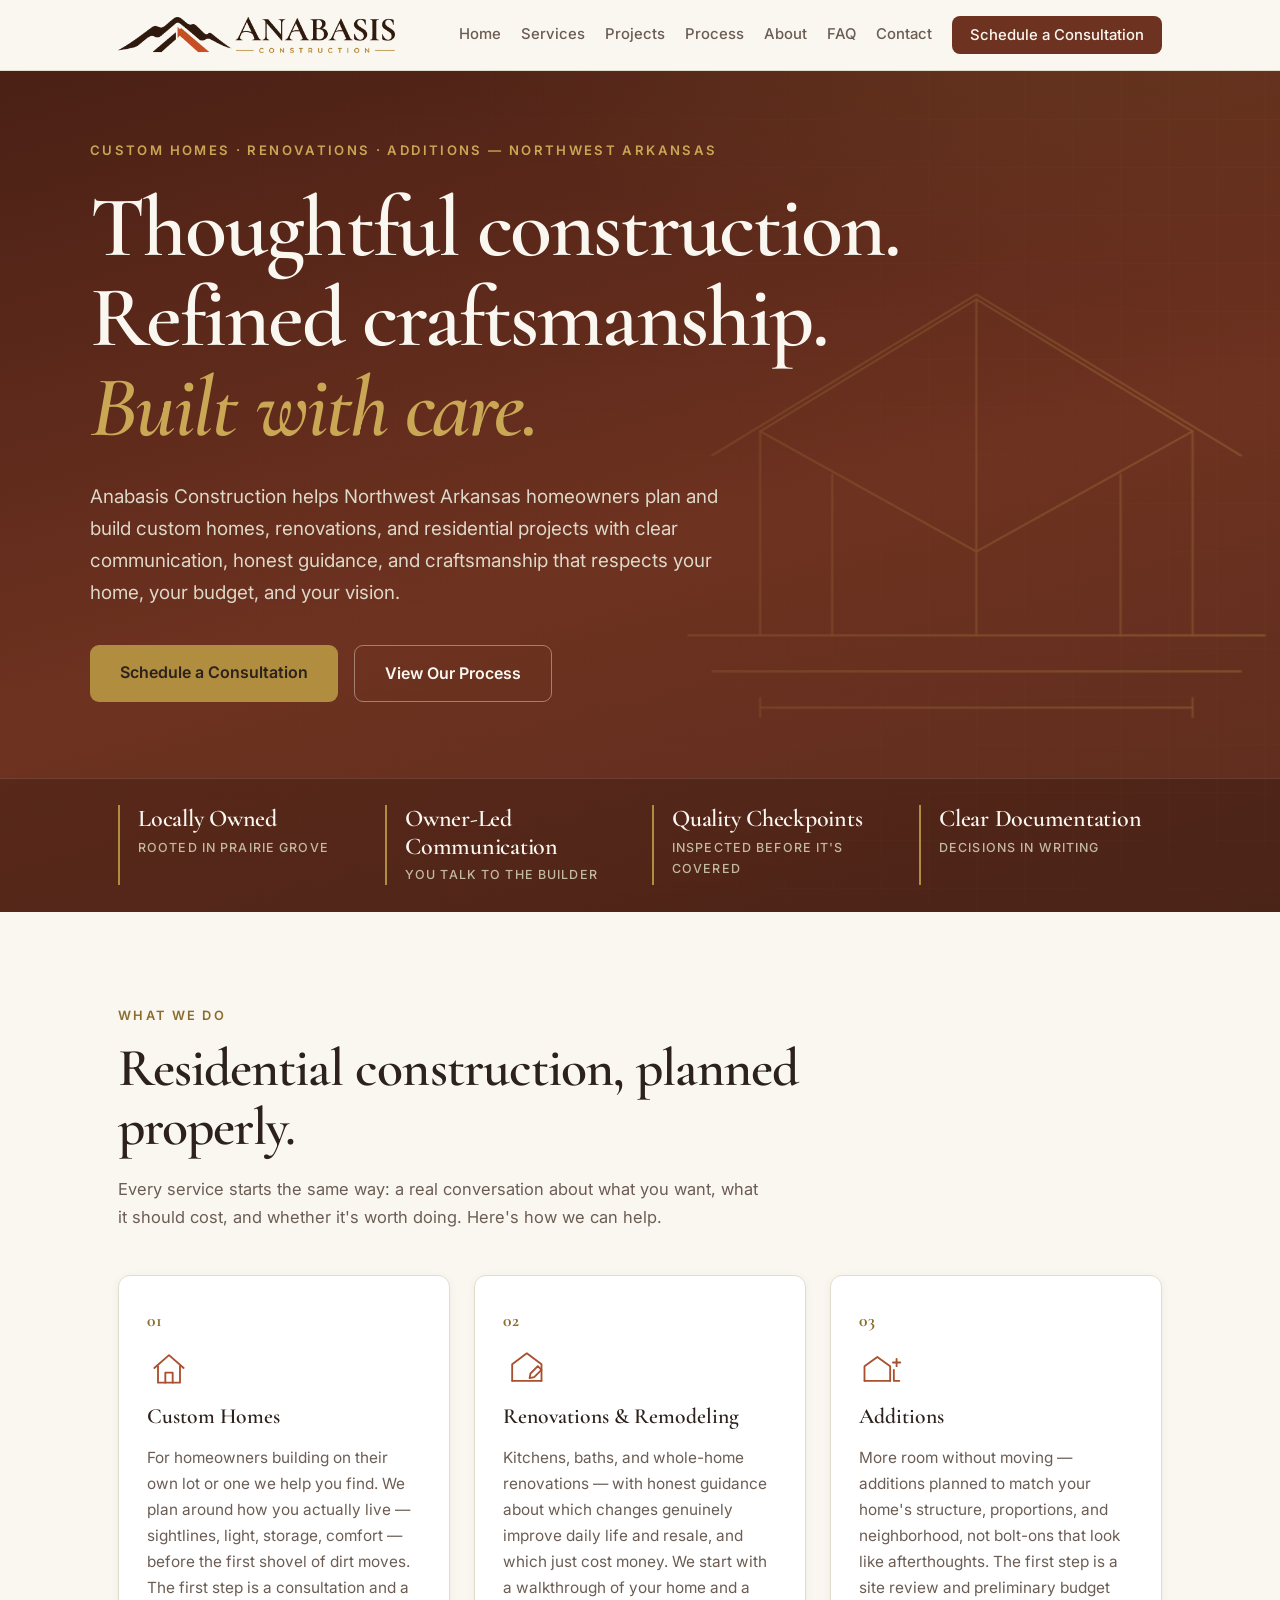
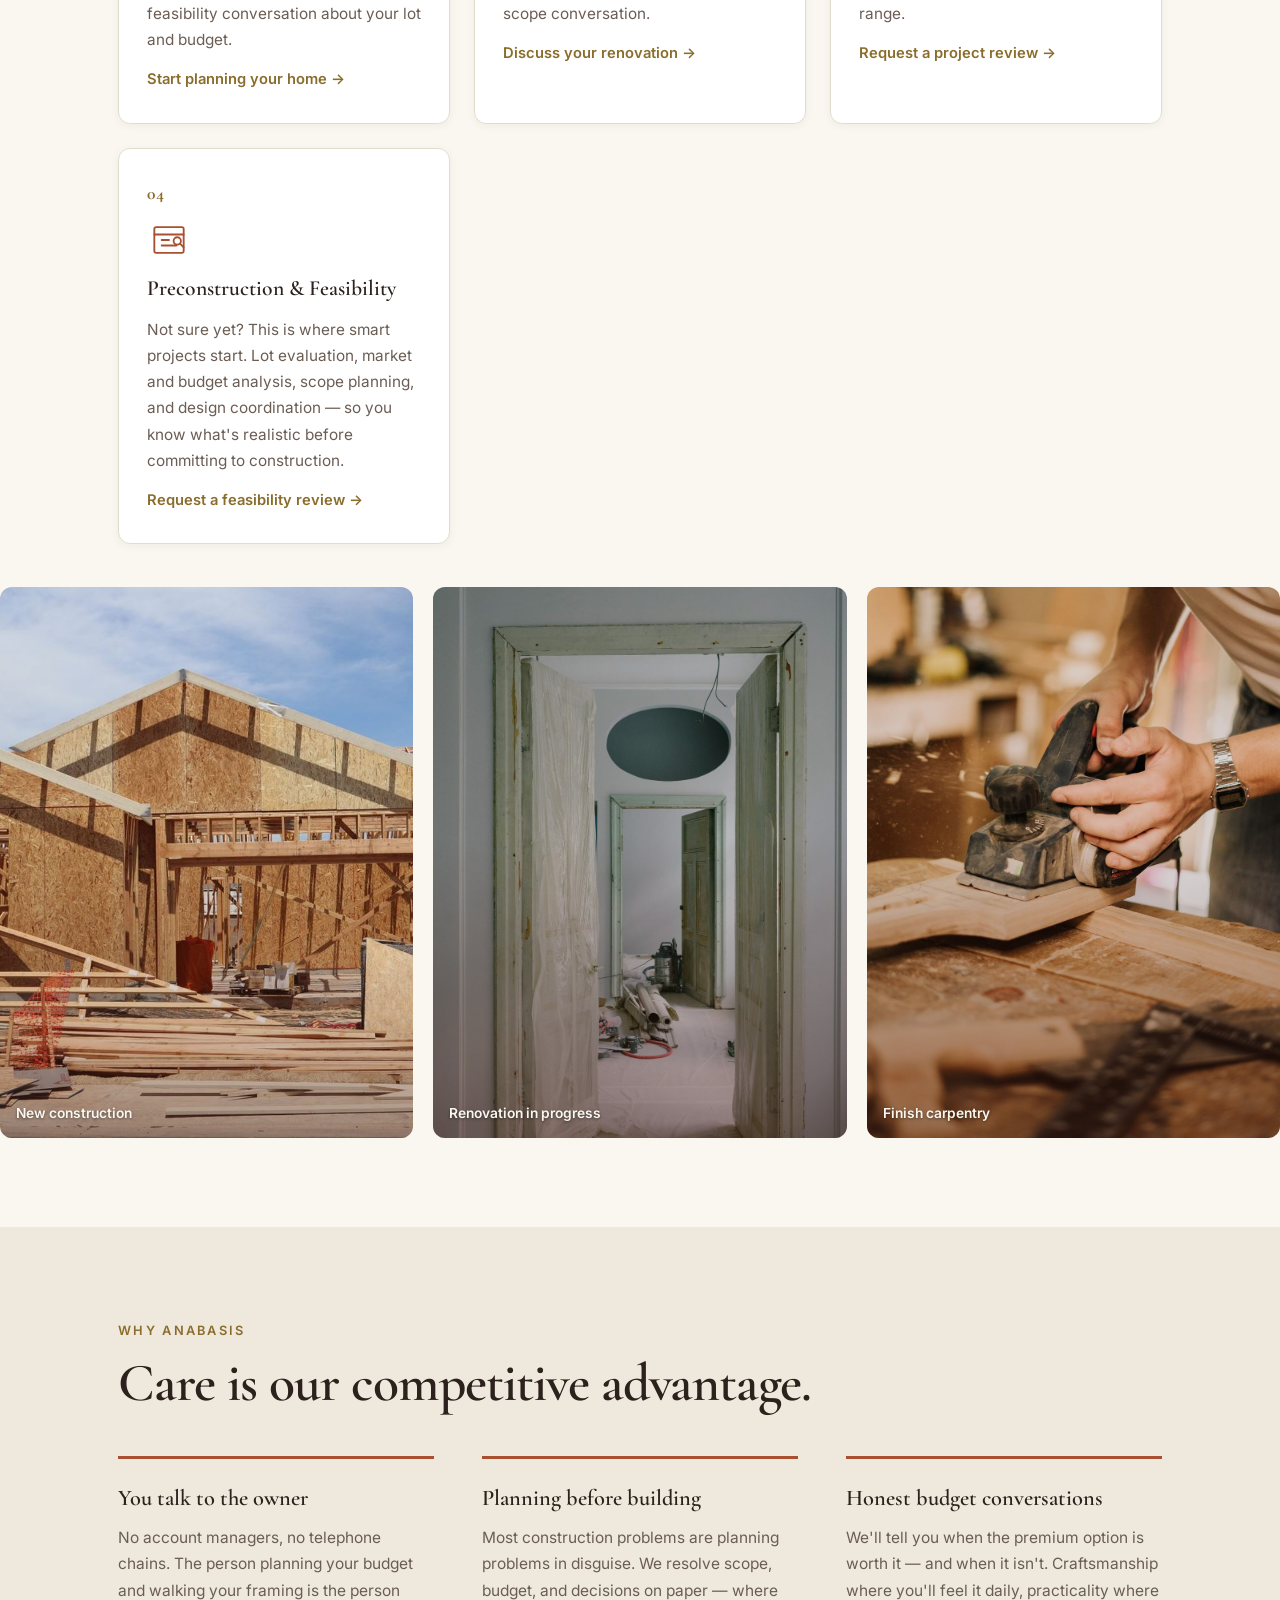
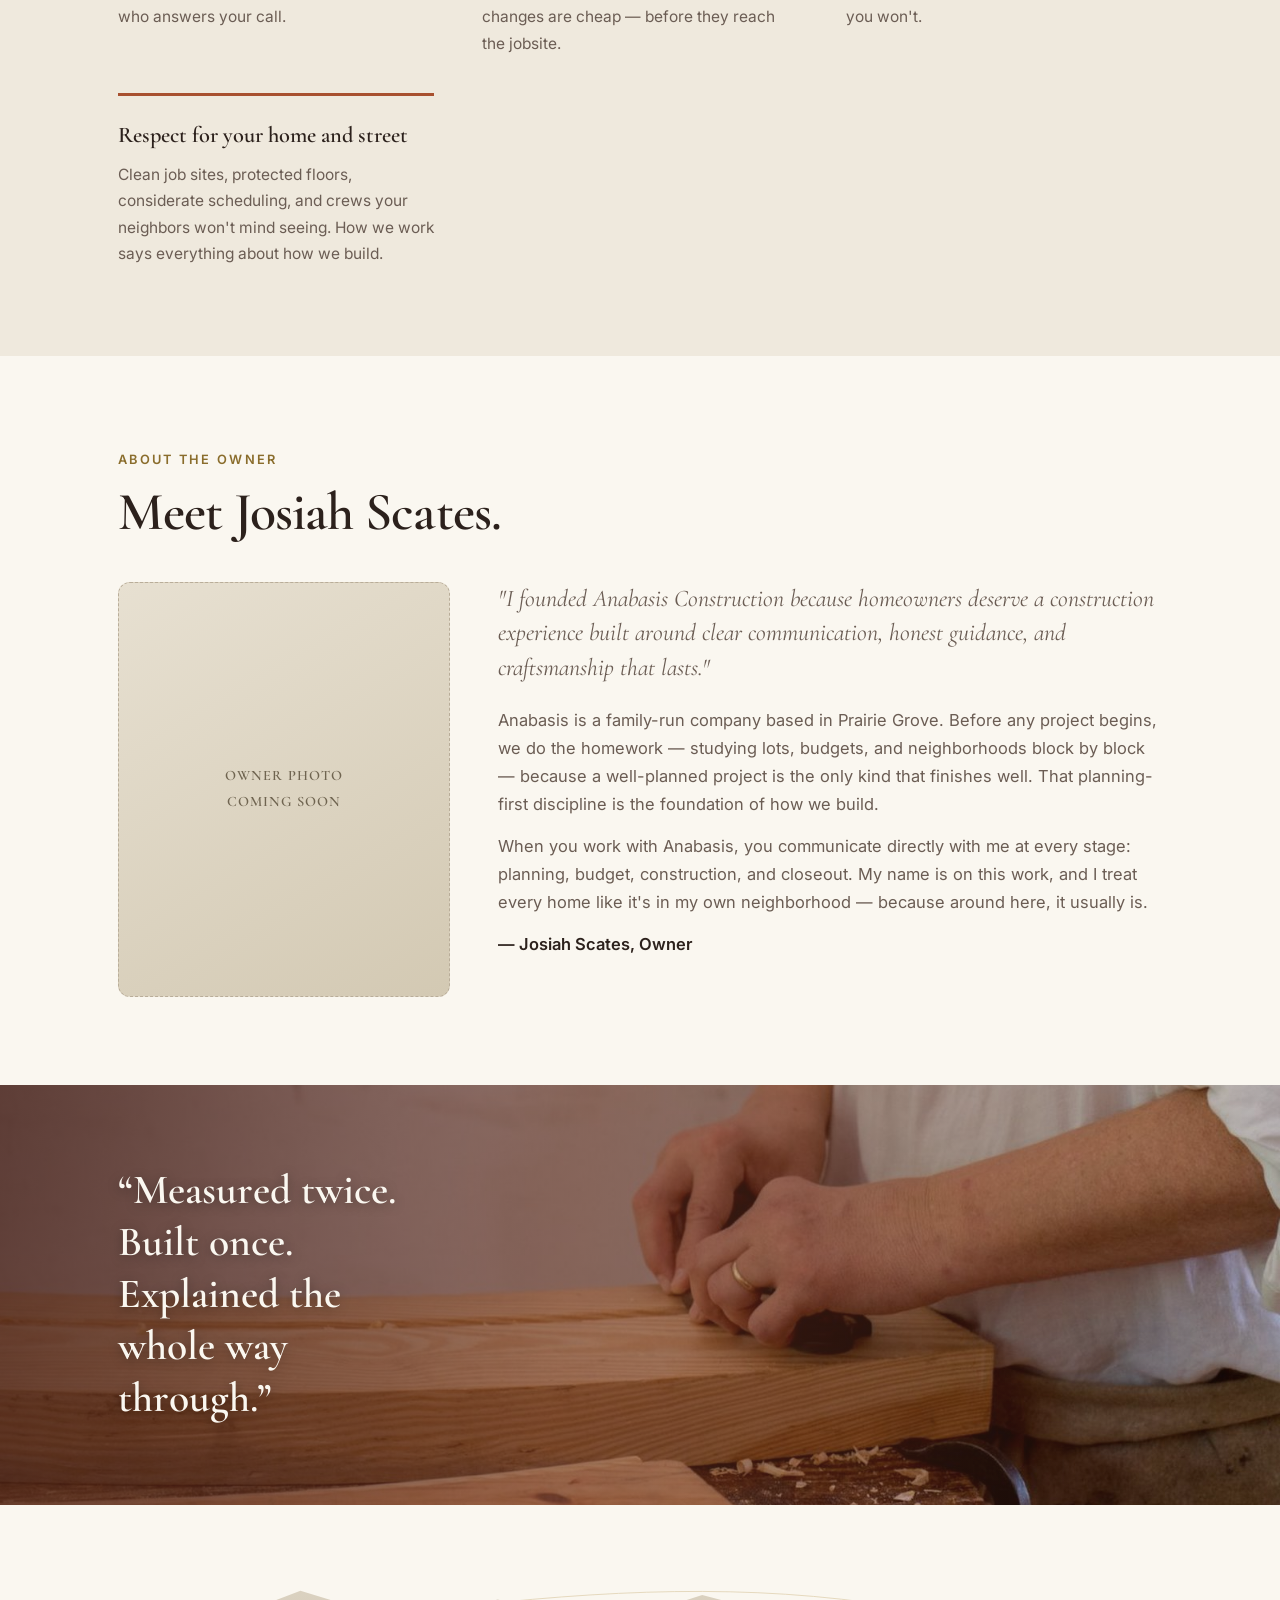
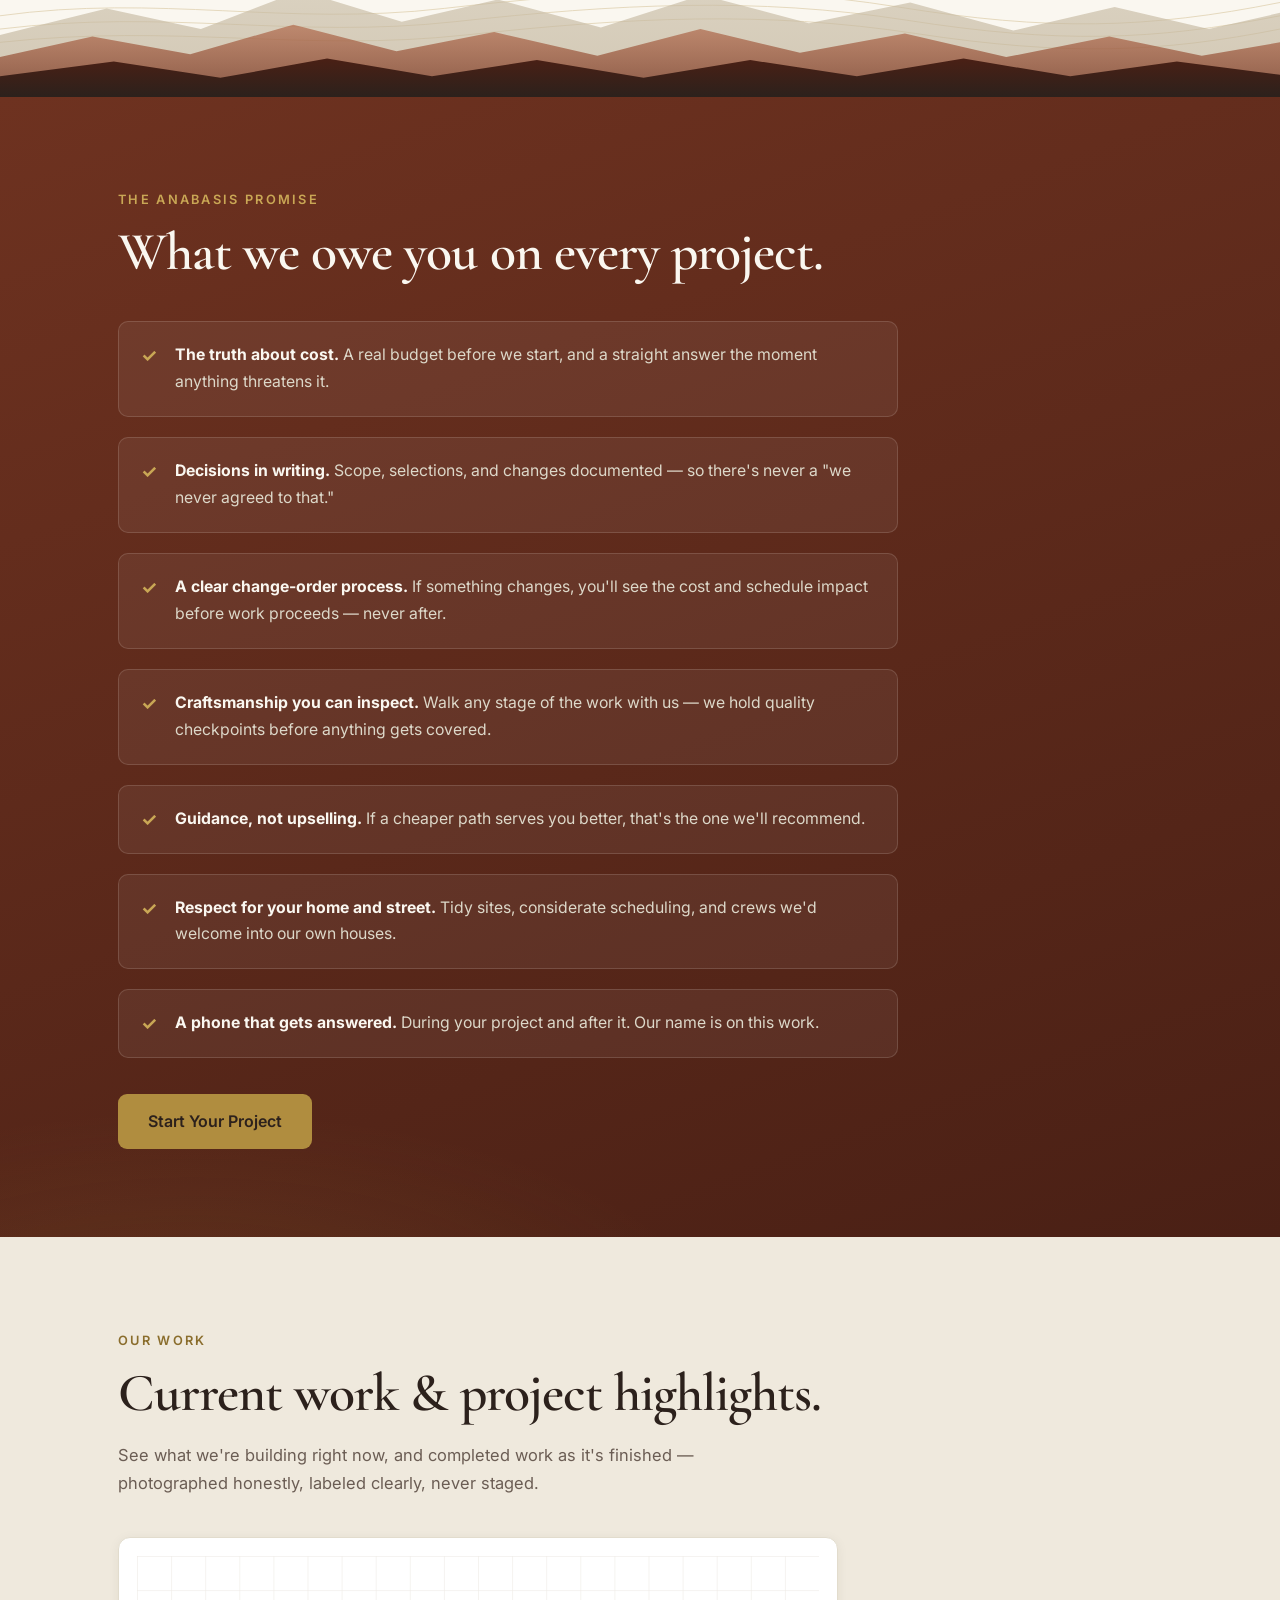
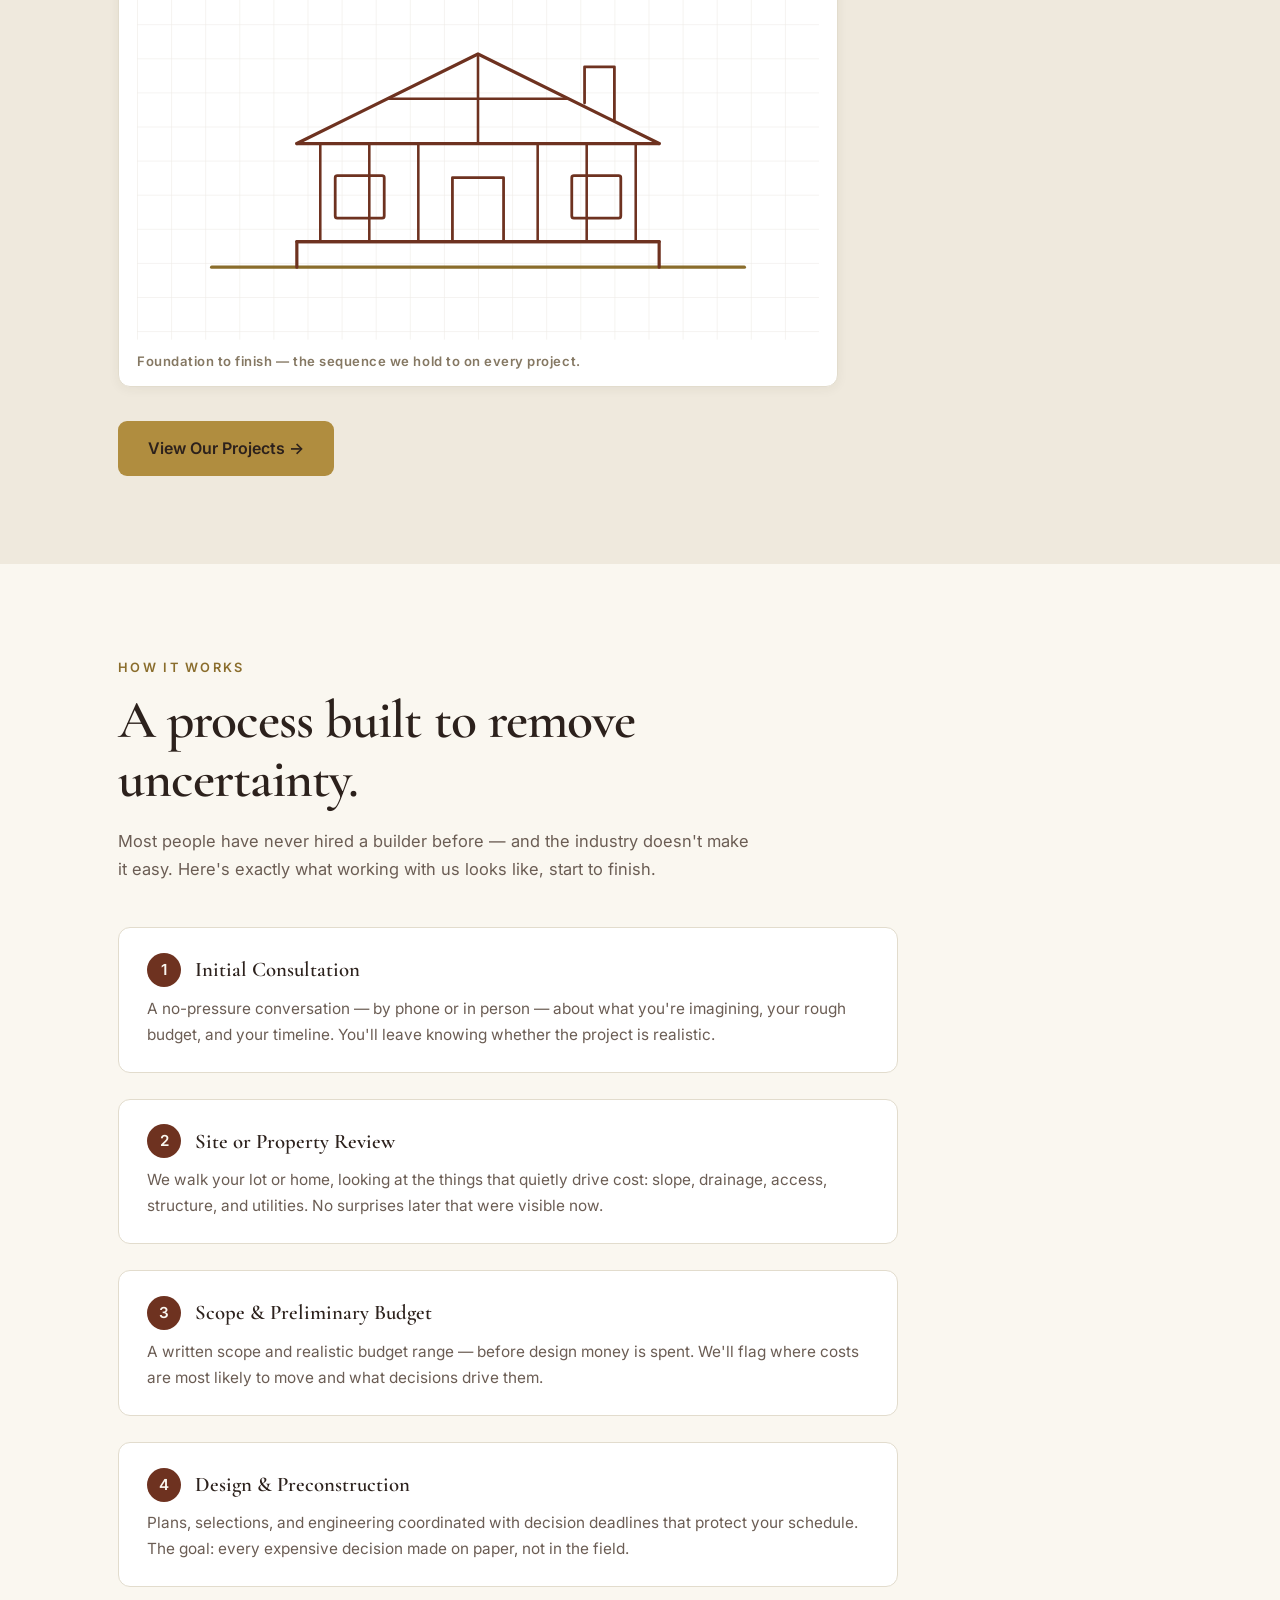
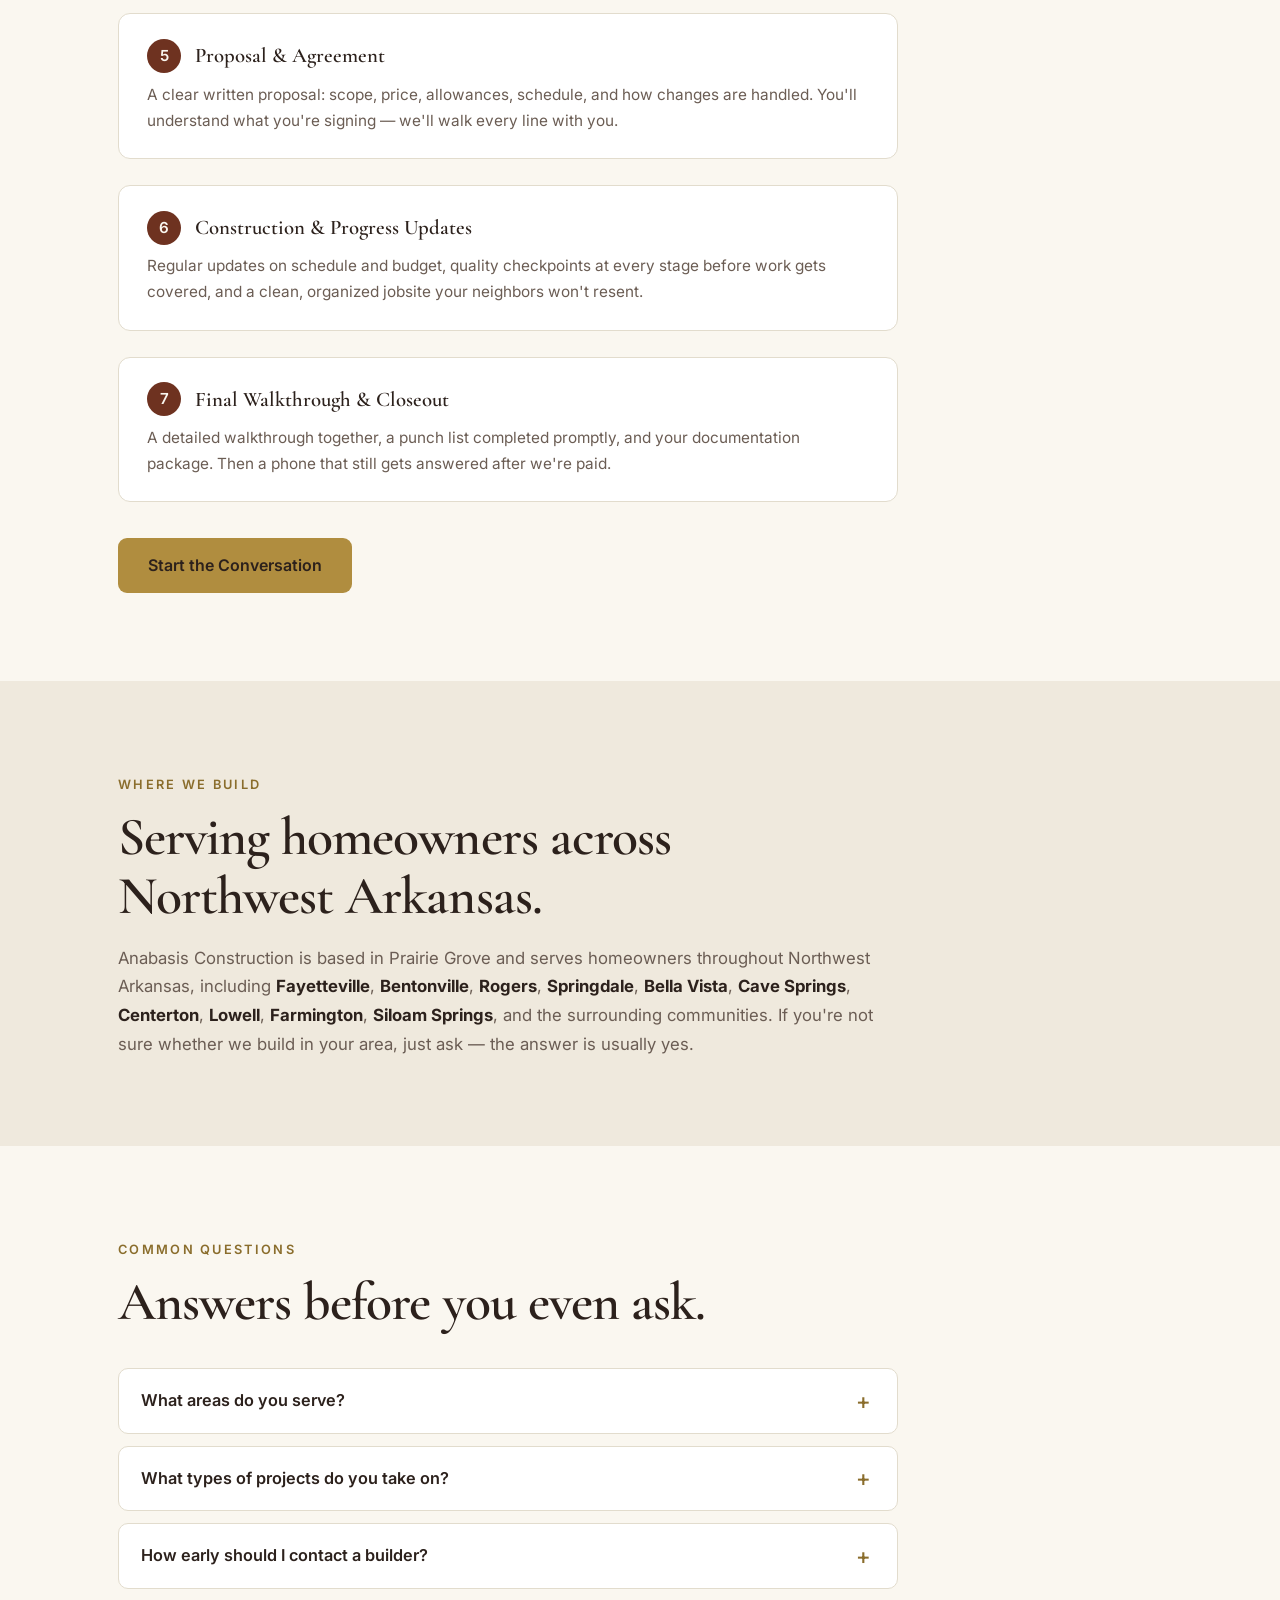
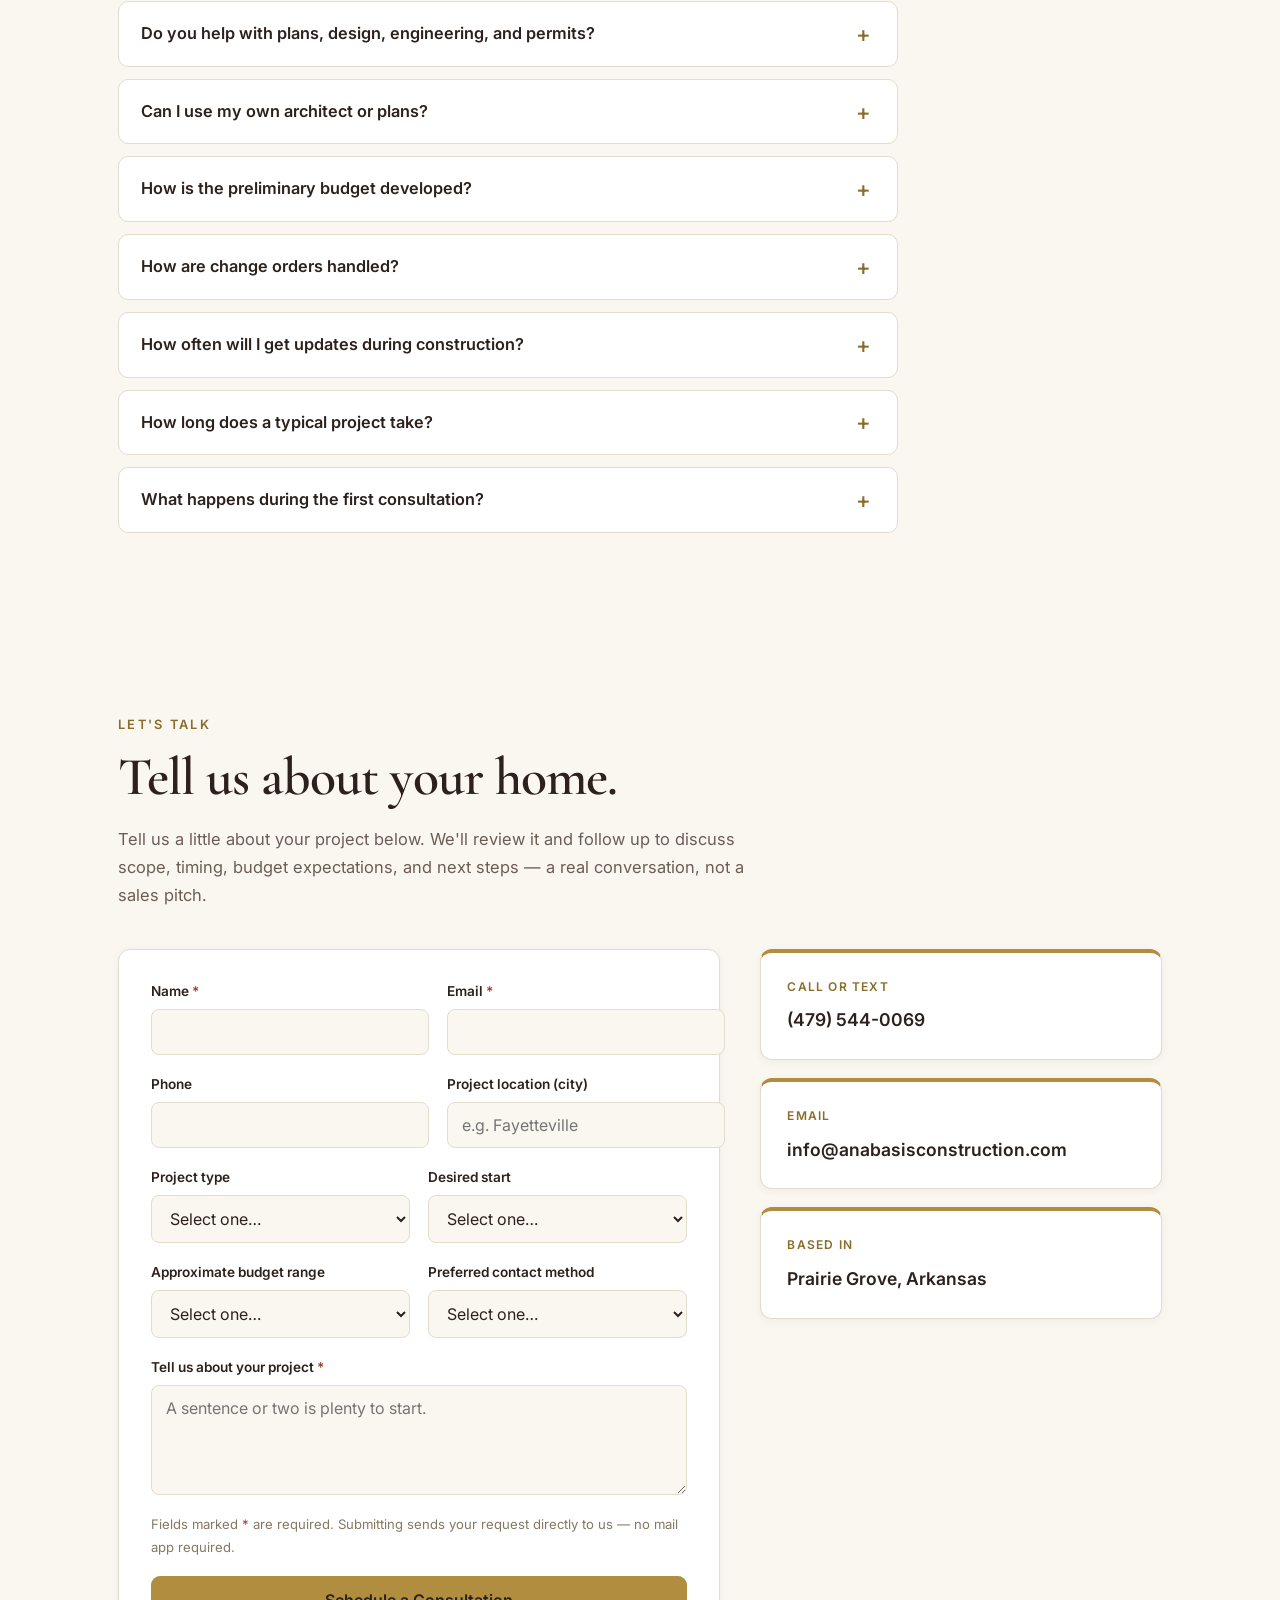
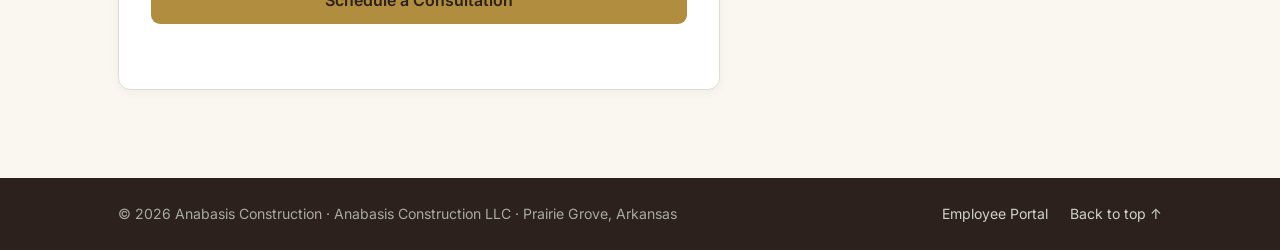
<file: index.html>
<!DOCTYPE html>
<html lang="en">
<head>
  <meta charset="UTF-8">
  <meta name="viewport" content="width=device-width, initial-scale=1.0">
  <title>Anabasis Construction | Custom Home Builder &amp; Renovations in Northwest Arkansas</title>
  <meta name="description" content="Anabasis Construction is a locally owned residential builder serving Northwest Arkansas — custom homes, renovations, and additions in Fayetteville, Bentonville, Rogers, Springdale, and surrounding communities, built with clear communication and refined craftsmanship.">
  <link rel="canonical" href="https://anabasisconstruction.com/">

  <!-- Open Graph -->
  <meta property="og:type" content="website">
  <meta property="og:title" content="Anabasis Construction — Custom Homes & Renovations in Northwest Arkansas">
  <meta property="og:description" content="Thoughtful construction, refined craftsmanship, and honest guidance for Northwest Arkansas homeowners. Locally owned. Owner-led communication on every project.">
  <meta property="og:url" content="https://anabasisconstruction.com/">
  <meta property="og:locale" content="en_US">

  <link rel="preconnect" href="https://fonts.googleapis.com">
  <link rel="preconnect" href="https://fonts.gstatic.com" crossorigin>
  <link href="https://fonts.googleapis.com/css2?family=Cormorant+Garamond:wght@500;600;700&family=Inter:wght@400;500;600&display=swap" rel="stylesheet">
  <link rel="stylesheet" href="styles.css">

  <!-- Local business structured data -->
  <script type="application/ld+json">
  {
    "@context": "https://schema.org",
    "@type": "HomeAndConstructionBusiness",
    "name": "Anabasis Construction",
    "legalName": "Anabasis Construction LLC",
    "url": "https://anabasisconstruction.com/",
    "telephone": "+1-479-544-0069",
    "email": "info@anabasisconstruction.com",
    "founder": { "@type": "Person", "name": "Josiah Scates" },
    "address": {
      "@type": "PostalAddress",
      "addressLocality": "Prairie Grove",
      "addressRegion": "AR",
      "addressCountry": "US"
    },
    "areaServed": [
      "Fayetteville AR", "Bentonville AR", "Rogers AR", "Springdale AR",
      "Bella Vista AR", "Cave Springs AR", "Centerton AR", "Lowell AR",
      "Prairie Grove AR", "Farmington AR", "Siloam Springs AR", "Northwest Arkansas"
    ],
    "description": "Locally owned residential construction company serving Northwest Arkansas homeowners with custom homes, renovations, and additions."
  }
  </script>
  <script>
    /* Enable scroll-reveal hiding ONLY if JS is running and the user has not
       asked for reduced motion. Without this class nothing is ever hidden. */
    (function(){
      try {
        var m = window.matchMedia && window.matchMedia('(prefers-reduced-motion: reduce)');
        if (!m || !m.matches) document.documentElement.className += ' js-reveal';
      } catch (e) {}
    })();
  </script>
  <meta property="og:image" content="https://anabasisconstruction.com/images/og-image.jpg">
  <meta property="og:image:width" content="1200">
  <meta property="og:image:height" content="630">
  <meta name="twitter:card" content="summary_large_image">
  <meta name="twitter:image" content="https://anabasisconstruction.com/images/og-image.jpg">
  <!-- Favicons / app icons (added 2026-08-20) -->
  <link rel="icon" href="/favicon.ico" sizes="any">
  <link rel="icon" type="image/png" sizes="32x32" href="/images/favicon-32.png">
  <link rel="icon" type="image/png" sizes="16x16" href="/images/favicon-16.png">
  <link rel="apple-touch-icon" sizes="180x180" href="/images/apple-touch-icon.png">
  <meta name="theme-color" content="#6e3220">
</head>
<body id="top">

  <a class="skip-link" href="#main">Skip to main content</a>

  <header class="topbar">
    <div class="container topbar-inner">
      <a class="brand" href="#top" aria-label="Anabasis Construction — home">
        <img class="brand-logo" src="/images/logo-horizontal.png" alt="Anabasis Construction" width="923" height="120">
      </a>
      <button class="nav-toggle" aria-expanded="false" aria-controls="site-nav" aria-label="Open menu">
        <span aria-hidden="true">☰</span>
      </button>
      <nav id="site-nav" class="nav" aria-label="Main navigation">
        <a href="#top">Home</a>
        <a href="#services">Services</a>
        <a href="projects.html">Projects</a>
        <a href="#process">Process</a>
        <a href="#about">About</a>
        <a href="#faq">FAQ</a>
        <a href="#contact">Contact</a>
        <a href="#contact" class="nav-cta">Schedule a Consultation</a>
      </nav>
    </div>
  </header>

  <main id="main">

    <!-- ============ 2. HERO ============ -->
    <section class="hero" aria-labelledby="hero-heading">
      <!-- Architectural blueprint motif. Hand-authored inline SVG: no external
           assets, no licensing, scales cleanly, and makes no claim about work
           performed. Decorative only — hidden from assistive tech. -->
      <div class="hero-art" aria-hidden="true">
        <svg viewBox="0 0 1200 700" preserveAspectRatio="xMidYMid slice" focusable="false">
          <defs>
            <pattern id="blueprint-grid" width="40" height="40" patternUnits="userSpaceOnUse">
              <path d="M40 0H0V40" fill="none" stroke="currentColor" stroke-width="1" opacity=".25"/>
            </pattern>
            <linearGradient id="fade-right" x1="0" y1="0" x2="1" y2="0">
              <stop offset="0%" stop-color="#fff" stop-opacity="0"/>
              <stop offset="55%" stop-color="#fff" stop-opacity=".55"/>
              <stop offset="100%" stop-color="#fff" stop-opacity="1"/>
            </linearGradient>
            <mask id="art-mask">
              <rect width="1200" height="700" fill="url(#fade-right)"/>
            </mask>
          </defs>
          <g mask="url(#art-mask)">
            <rect width="1200" height="700" fill="url(#blueprint-grid)"/>
            <g class="hero-art-lines" fill="none" stroke="currentColor" stroke-width="1.6"
               stroke-linecap="round" stroke-linejoin="round">
              <!-- gable + roofline -->
              <path d="M700 470 L700 300 L880 190 L1060 300 L1060 470"/>
              <path d="M660 320 L880 186 L1100 320"/>
              <!-- truss webbing -->
              <path d="M700 300 L880 400 L1060 300"/>
              <path d="M880 190 L880 470"/>
              <path d="M760 336 L760 470 M1000 336 L1000 470"/>
              <!-- floor / foundation line -->
              <path d="M640 470 L1120 470"/>
              <path d="M660 500 L1100 500" opacity=".5"/>
              <!-- dimension marks -->
              <path d="M700 530 L1060 530" opacity=".45"/>
              <path d="M700 522 L700 538 M1060 522 L1060 538" opacity=".45"/>
            </g>
          </g>
        </svg>
      </div>
      <div class="container hero-inner">
        <p class="hero-kicker">Custom Homes · Renovations · Additions — Northwest Arkansas</p>
        <h1 id="hero-heading">Thoughtful construction.<br>Refined craftsmanship.<br><em>Built with care.</em></h1>
        <p class="hero-sub">
          Anabasis Construction helps Northwest Arkansas homeowners plan and build
          custom homes, renovations, and residential projects with clear communication,
          honest guidance, and craftsmanship that respects your home, your budget, and
          your vision.
        </p>
        <div class="hero-actions">
          <a href="#contact" class="btn btn-primary">Schedule a Consultation</a>
          <a href="#process" class="btn btn-ghost">View Our Process</a>
        </div>
      </div>

      <!-- ============ 3. TRUST BAR ============ -->
      <div class="hero-band" role="presentation">
        <div class="container hero-band-inner" data-reveal data-reveal-delay="2">
          <div><strong>Locally Owned</strong><span>Rooted in Prairie Grove</span></div>
          <div><strong>Owner-Led Communication</strong><span>You talk to the builder</span></div>
          <div><strong>Quality Checkpoints</strong><span>Inspected before it's covered</span></div>
          <div><strong>Clear Documentation</strong><span>Decisions in writing</span></div>
        </div>
      </div>
    </section>

    <!-- ============ 4. SERVICES ============ -->
    <section id="services" class="section" aria-labelledby="services-heading">
      <div class="container">
        <div class="section-heading" data-reveal>
          <span class="eyebrow">What We Do</span>
          <h2 id="services-heading">Residential construction, planned properly.</h2>
          <p class="section-lead">
            Every service starts the same way: a real conversation about what you want,
            what it should cost, and whether it's worth doing. Here's how we can help.
          </p>
        </div>
        <div class="cards" data-reveal data-reveal-delay="1">
          <article class="card">
            <span class="card-num">01</span>
            <svg class="card-icon" viewBox="0 0 48 48" fill="none" stroke="currentColor" stroke-width="2" stroke-linecap="round" stroke-linejoin="round" aria-hidden="true" focusable="false"><path d="M8 24 L24 10 L40 24"/><path d="M12 22 L12 40 L36 40 L36 22"/><path d="M20 40 L20 29 L28 29 L28 40"/></svg>
              <h3>Custom Homes</h3>
            <p>
              For homeowners building on their own lot or one we help you find. We plan
              around how you actually live — sightlines, light, storage, comfort — before
              the first shovel of dirt moves. The first step is a consultation and a
              feasibility conversation about your lot and budget.
            </p>
            <a class="card-cta" href="#contact">Start planning your home →</a>
          </article>
          <article class="card">
            <span class="card-num">02</span>
            <svg class="card-icon" viewBox="0 0 48 48" fill="none" stroke="currentColor" stroke-width="2" stroke-linecap="round" stroke-linejoin="round" aria-hidden="true" focusable="false"><path d="M10 38 L10 20 L26 8 L42 20 L42 38"/><path d="M10 38 L42 38"/><path d="M30 30 l8-8 4 4 -8 8 -5 1 1-5z"/></svg>
              <h3>Renovations &amp; Remodeling</h3>
            <p>
              Kitchens, baths, and whole-home renovations — with honest guidance about
              which changes genuinely improve daily life and resale, and which just cost
              money. We start with a walkthrough of your home and a scope conversation.
            </p>
            <a class="card-cta" href="#contact">Discuss your renovation →</a>
          </article>
          <article class="card">
            <span class="card-num">03</span>
            <svg class="card-icon" viewBox="0 0 48 48" fill="none" stroke="currentColor" stroke-width="2" stroke-linecap="round" stroke-linejoin="round" aria-hidden="true" focusable="false"><path d="M6 38 L6 22 L20 12 L34 22 L34 38"/><path d="M6 38 L34 38"/><path d="M38 26 L38 38 L44 38"/><path d="M41 14 L41 22 M37 18 L45 18"/></svg>
              <h3>Additions</h3>
            <p>
              More room without moving — additions planned to match your home's structure,
              proportions, and neighborhood, not bolt-ons that look like afterthoughts.
              The first step is a site review and preliminary budget range.
            </p>
            <a class="card-cta" href="#contact">Request a project review →</a>
          </article>
          <article class="card">
            <span class="card-num">04</span>
            <svg class="card-icon" viewBox="0 0 48 48" fill="none" stroke="currentColor" stroke-width="2" stroke-linecap="round" stroke-linejoin="round" aria-hidden="true" focusable="false"><rect x="8" y="10" width="32" height="28" rx="2"/><path d="M8 18 L40 18"/><path d="M16 24 L24 24 M16 30 L32 30"/><circle cx="33" cy="25" r="4"/><path d="M36 28 L40 32"/></svg>
              <h3>Preconstruction &amp; Feasibility</h3>
            <p>
              Not sure yet? This is where smart projects start. Lot evaluation, market and
              budget analysis, scope planning, and design coordination — so you know what's
              realistic before committing to construction.
            </p>
            <a class="card-cta" href="#contact">Request a feasibility review →</a>
          </article>
        </div>
      </div>
    
        <!-- Illustrative photography (licensed stock, Pexels — free for commercial
             use, no attribution required). These are ATMOSPHERIC, showing the kind
             of work described above. They are deliberately NOT in the "Our Work"
             section, because that would imply completed Anabasis projects.
             Replace with real job-site photography as it becomes available. -->
        <div class="photo-row" data-reveal data-reveal-delay="2">
          <figure class="media media-tall">
            <img src="images/framing-residential.jpg" loading="lazy" decoding="async"
                 alt="A new residential home under construction, framed and sheathed with roof trusses set">
            <figcaption class="media-caption">New construction</figcaption>
          </figure>
          <figure class="media media-tall">
            <img src="images/renovation-interior.jpg" loading="lazy" decoding="async"
                 alt="Interior of an older home mid-renovation, floors protected and doors removed">
            <figcaption class="media-caption">Renovation in progress</figcaption>
          </figure>
          <figure class="media media-tall">
            <img src="images/craft-power-planer.jpg" loading="lazy" decoding="async"
                 alt="A carpenter planing a board smooth on a workbench">
            <figcaption class="media-caption">Finish carpentry</figcaption>
          </figure>
        </div>
    </section>

    <!-- ============ 5. WHY ANABASIS ============ -->
    <section id="why" class="section section-stone" aria-labelledby="why-heading">
      <div class="container">
        <div class="section-heading" data-reveal>
          <span class="eyebrow">Why Anabasis</span>
          <h2 id="why-heading">Care is our competitive advantage.</h2>
        </div>
        <div class="pillars" data-reveal data-reveal-delay="1">
          <div class="pillar">
            <h3>You talk to the owner</h3>
            <p>No account managers, no telephone chains. The person planning your budget and walking your framing is the person who answers your call.</p>
          </div>
          <div class="pillar">
            <h3>Planning before building</h3>
            <p>Most construction problems are planning problems in disguise. We resolve scope, budget, and decisions on paper — where changes are cheap — before they reach the jobsite.</p>
          </div>
          <div class="pillar">
            <h3>Honest budget conversations</h3>
            <p>We'll tell you when the premium option is worth it — and when it isn't. Craftsmanship where you'll feel it daily, practicality where you won't.</p>
          </div>
          <div class="pillar">
            <h3>Respect for your home and street</h3>
            <p>Clean job sites, protected floors, considerate scheduling, and crews your neighbors won't mind seeing. How we work says everything about how we build.</p>
          </div>
        </div>
      </div>
    </section>

    <!-- ============ 6. OWNER INTRODUCTION ============ -->
    <section id="about" class="section" aria-labelledby="about-heading">
      <div class="container">
        <div class="section-heading" data-reveal>
          <span class="eyebrow">About the Owner</span>
          <h2 id="about-heading">Meet Josiah Scates.</h2>
        </div>
        <div class="owner-grid">
          <div class="owner-photo" role="img" aria-label="Owner photo coming soon">
            <span>Owner photo<br>coming soon</span>
            <!-- [Add owner photo: replace this placeholder div with <img src="owner.jpg" alt="Josiah Scates, owner of Anabasis Construction">] -->
          </div>
          <div class="owner-copy">
            <p class="owner-quote">
              "I founded Anabasis Construction because homeowners deserve a
              construction experience built around clear communication, honest guidance,
              and craftsmanship that lasts."
            </p>
            <p>
              Anabasis is a family-run company based in Prairie Grove. Before any
              project begins, we do the homework — studying lots, budgets, and neighborhoods
              block by block — because a well-planned project is the only kind that finishes
              well. That planning-first discipline is the foundation of how we build.
            </p>
            <p>
              When you work with Anabasis, you communicate directly with me at every
              stage: planning, budget, construction, and closeout. My name is on this work,
              and I treat every home like it's in my own neighborhood — because around here,
              it usually is.
            </p>
            <p class="owner-sig">— Josiah Scates, Owner</p>
          </div>
        </div>
      </div>
    </section>

    <!-- ============ 7. OUR PROMISE ============ -->

    <!-- Atmospheric craft band (licensed stock, Pexels). -->
    <section class="craftband" aria-label="Craftsmanship">
      <img src="images/craft-hand-planing.jpg" loading="lazy" decoding="async"
           alt="Hands smoothing a length of timber with a hand plane at a workbench">
      <div class="craftband-quote">
        <p>“Measured twice. Built once. Explained the whole way through.”</p>
      </div>
    </section>

    <!-- ============ OZARK RIDGELINE — brand motif ============
         Layered Ozark ridgelines with survey contour lines. This is atmospheric
         brand imagery, not portfolio work: it says "Northwest Arkansas" and
         echoes the company name (Anabasis — Xenophon's march up-country, the
         ascent inland). Generative SVG, so no licensing and no false claim
         about work performed. Decorative; hidden from assistive tech. -->
    <div class="ridge" aria-hidden="true">
      <svg viewBox="0 0 1440 260" preserveAspectRatio="none" focusable="false">
        <defs>
          <linearGradient id="ridge-far" x1="0" y1="0" x2="0" y2="1">
            <stop offset="0%" stop-color="#c9bda6"/><stop offset="100%" stop-color="#bcae94"/>
          </linearGradient>
          <linearGradient id="ridge-mid" x1="0" y1="0" x2="0" y2="1">
            <stop offset="0%" stop-color="#a8502f" stop-opacity=".55"/>
            <stop offset="100%" stop-color="#6e3220" stop-opacity=".75"/>
          </linearGradient>
          <linearGradient id="ridge-near" x1="0" y1="0" x2="0" y2="1">
            <stop offset="0%" stop-color="#4a2015"/><stop offset="100%" stop-color="#2c211c"/>
          </linearGradient>
        </defs>

        <!-- survey contour lines behind the hills -->
        <g stroke="#b08d3f" fill="none" stroke-width="1" opacity=".35">
          <path d="M0 150 C 180 120, 320 165, 500 140 S 840 105, 1010 138 S 1290 168, 1440 132"/>
          <path d="M0 168 C 190 140, 330 182, 512 158 S 850 124, 1020 156 S 1298 184, 1440 150"/>
          <path d="M0 186 C 200 160, 340 200, 524 176 S 860 143, 1030 174 S 1306 200, 1440 168"/>
        </g>

        <!-- far ridge -->
        <path fill="url(#ridge-far)" opacity=".65"
              d="M0 176 L120 140 L226 168 L338 116 L452 158 L560 128 L676 166 L790 122 L910 160 L1024 132 L1140 170 L1254 138 L1360 168 L1440 146 L1440 260 L0 260 Z"/>
        <!-- middle ridge -->
        <path fill="url(#ridge-mid)"
              d="M0 206 L104 178 L214 202 L330 162 L446 198 L556 172 L672 204 L788 168 L900 200 L1018 174 L1132 206 L1248 178 L1352 204 L1440 186 L1440 260 L0 260 Z"/>
        <!-- near ridge -->
        <path fill="url(#ridge-near)"
              d="M0 232 L128 212 L248 234 L368 208 L486 232 L604 210 L724 234 L844 210 L964 232 L1084 208 L1204 232 L1324 212 L1440 230 L1440 260 L0 260 Z"/>
      </svg>
    </div>
    <section id="promise" class="section section-terracotta" aria-labelledby="promise-heading">
      <div class="container">
        <div class="section-heading" data-reveal>
          <span class="eyebrow eyebrow-light">The Anabasis Promise</span>
          <h2 id="promise-heading">What we owe you on every project.</h2>
        </div>
        <ul class="promise-list">
          <li><strong>The truth about cost.</strong> A real budget before we start, and a straight answer the moment anything threatens it.</li>
          <li><strong>Decisions in writing.</strong> Scope, selections, and changes documented — so there's never a "we never agreed to that."</li>
          <li><strong>A clear change-order process.</strong> If something changes, you'll see the cost and schedule impact before work proceeds — never after.</li>
          <li><strong>Craftsmanship you can inspect.</strong> Walk any stage of the work with us — we hold quality checkpoints before anything gets covered.</li>
          <li><strong>Guidance, not upselling.</strong> If a cheaper path serves you better, that's the one we'll recommend.</li>
          <li><strong>Respect for your home and street.</strong> Tidy sites, considerate scheduling, and crews we'd welcome into our own houses.</li>
          <li><strong>A phone that gets answered.</strong> During your project and after it. Our name is on this work.</li>
        </ul>
        <div class="promise-cta">
          <a href="#contact" class="btn btn-brass">Start Your Project</a>
        </div>
      </div>
    </section>

    <!-- ============ 8. CURRENT WORK — TEASER, FULL GALLERY LIVES ON projects.html ============ -->
    <section id="projects" class="section section-stone" aria-labelledby="projects-heading">
      <div class="container">
        <div class="section-heading" data-reveal>
          <span class="eyebrow">Our Work</span>
          <h2 id="projects-heading">Current work &amp; project highlights.</h2>
          <p class="section-lead">
            See what we're building right now, and completed work as it's finished —
            photographed honestly, labeled clearly, never staged.
          </p>
        </div>

        <!-- Looping build-sequence animation. A house assembles itself: site line,
             foundation, floor, studs, rafters, roof, openings, chimney. Generative
             SVG + CSS — no video file, no bandwidth cost, no licensing, and it
             claims nothing about work performed. Decorative. -->
        <div class="buildreel" data-reveal data-reveal-delay="1" aria-hidden="true">
          <svg viewBox="0 0 640 360" preserveAspectRatio="xMidYMid meet" focusable="false">
            <defs>
              <pattern id="reel-grid" width="32" height="32" patternUnits="userSpaceOnUse">
                <path d="M32 0H0V32" fill="none" stroke="#b9ad99" stroke-width="1" opacity=".28"/>
              </pattern>
            </defs>
            <rect width="640" height="360" fill="url(#reel-grid)"/>

            <g class="reel" fill="none" stroke="#6e3220" stroke-width="3"
               stroke-linecap="round" stroke-linejoin="round">
              <!-- 1 site / grade line -->
              <path class="bs" style="--i:0" d="M70 292 L570 292" stroke="#8a6d2c"/>
              <!-- 2 foundation -->
              <path class="bs" style="--i:1" d="M150 292 L150 268 L490 268 L490 292"/>
              <!-- 3 floor deck -->
              <path class="bs" style="--i:2" d="M150 268 L490 268"/>
              <!-- 4 wall studs -->
              <g class="bs" style="--i:3" stroke-width="2.4">
                <path d="M172 268 L172 176 M218 268 L218 176 M264 268 L264 176"/>
                <path d="M376 268 L376 176 M422 268 L422 176 M468 268 L468 176"/>
              </g>
              <!-- 5 top plate -->
              <path class="bs" style="--i:4" d="M150 176 L490 176"/>
              <!-- 6 rafters -->
              <path class="bs" style="--i:5" d="M150 176 L320 92 L490 176"/>
              <!-- 7 ridge + collar ties -->
              <g class="bs" style="--i:6" stroke-width="2.4">
                <path d="M320 92 L320 176"/>
                <path d="M236 134 L404 134"/>
              </g>
              <!-- 8 openings: door + windows -->
              <g class="bs" style="--i:7" stroke-width="2.6">
                <path d="M296 268 L296 208 L344 208 L344 268"/>
                <rect x="186" y="206" width="46" height="40" rx="2"/>
                <rect x="408" y="206" width="46" height="40" rx="2"/>
              </g>
              <!-- 9 chimney -->
              <path class="bs" style="--i:8" d="M420 138 L420 104 L448 104 L448 154" stroke-width="2.6"/>
            </g>
          </svg>
          <span class="buildreel-label">Foundation to finish — the sequence we hold to on every project.</span>
        </div>

        <a href="projects.html" class="btn btn-primary">View Our Projects →</a>
      </div>
    </section>

    <!-- ============ 9. CONSTRUCTION PROCESS ============ -->
    <section id="process" class="section" aria-labelledby="process-heading">
      <div class="container">
        <div class="section-heading" data-reveal>
          <span class="eyebrow">How It Works</span>
          <h2 id="process-heading">A process built to remove uncertainty.</h2>
          <p class="section-lead">
            Most people have never hired a builder before — and the industry doesn't make
            it easy. Here's exactly what working with us looks like, start to finish.
          </p>
        </div>
        <ol class="process-list">
          <li>
            <h3><span class="step-num">1</span>Initial Consultation</h3>
            <p>A no-pressure conversation — by phone or in person — about what you're imagining, your rough budget, and your timeline. You'll leave knowing whether the project is realistic.</p>
          </li>
          <li>
            <h3><span class="step-num">2</span>Site or Property Review</h3>
            <p>We walk your lot or home, looking at the things that quietly drive cost: slope, drainage, access, structure, and utilities. No surprises later that were visible now.</p>
          </li>
          <li>
            <h3><span class="step-num">3</span>Scope &amp; Preliminary Budget</h3>
            <p>A written scope and realistic budget range — before design money is spent. We'll flag where costs are most likely to move and what decisions drive them.</p>
          </li>
          <li>
            <h3><span class="step-num">4</span>Design &amp; Preconstruction</h3>
            <p>Plans, selections, and engineering coordinated with decision deadlines that protect your schedule. The goal: every expensive decision made on paper, not in the field.</p>
          </li>
          <li>
            <h3><span class="step-num">5</span>Proposal &amp; Agreement</h3>
            <p>A clear written proposal: scope, price, allowances, schedule, and how changes are handled. You'll understand what you're signing — we'll walk every line with you.</p>
          </li>
          <li>
            <h3><span class="step-num">6</span>Construction &amp; Progress Updates</h3>
            <p>Regular updates on schedule and budget, quality checkpoints at every stage before work gets covered, and a clean, organized jobsite your neighbors won't resent.</p>
          </li>
          <li>
            <h3><span class="step-num">7</span>Final Walkthrough &amp; Closeout</h3>
            <p>A detailed walkthrough together, a punch list completed promptly, and your documentation package. Then a phone that still gets answered after we're paid.</p>
          </li>
        </ol>
        <div class="process-cta">
          <a href="#contact" class="btn btn-primary">Start the Conversation</a>
        </div>
      </div>
    </section>

    <!--
    ============ 10. TESTIMONIALS — HIDDEN UNTIL REAL ONES EXIST ============
    Do not publish fabricated testimonials. Uncomment and fill when real quotes are collected.
    [Add real testimonial] — supports homeowners, contractors, suppliers, professional references.

    <section id="testimonials" class="section section-stone" aria-labelledby="testimonials-heading">
      <div class="container">
        <div class="section-heading" data-reveal>
          <span class="eyebrow">What People Say</span>
          <h2 id="testimonials-heading">Trusted by homeowners and professionals.</h2>
        </div>
        <div class="cards" data-reveal data-reveal-delay="1">
          <blockquote class="testimonial">
            <p>"REAL QUOTE HERE"</p>
            <footer>— Name, Role or project relationship, Company if applicable</footer>
          </blockquote>
        </div>
        Future credibility assets go here: [Google review rating] [Professional affiliations]
        [Supplier relationships] [Licensing information — confirm before displaying]
        [Insurance information — confirm before displaying]
      </div>
    </section>
    -->

    <!-- ============ 11. SERVICE AREA ============ -->
    <section id="service-area" class="section section-stone" aria-labelledby="area-heading">
      <div class="container">
        <div class="section-heading" data-reveal>
          <span class="eyebrow">Where We Build</span>
          <h2 id="area-heading">Serving homeowners across Northwest Arkansas.</h2>
        </div>
        <p class="section-lead area-copy">
          Anabasis Construction is based in Prairie Grove and serves homeowners
          throughout Northwest Arkansas, including <strong>Fayetteville</strong>,
          <strong>Bentonville</strong>, <strong>Rogers</strong>, <strong>Springdale</strong>,
          <strong>Bella Vista</strong>, <strong>Cave Springs</strong>, <strong>Centerton</strong>,
          <strong>Lowell</strong>, <strong>Farmington</strong>, <strong>Siloam Springs</strong>,
          and the surrounding communities. If you're not sure whether we build in your area,
          just ask — the answer is usually yes.
        </p>
      </div>
    </section>

    <!-- ============ 12. FAQ ============ -->
    <section id="faq" class="section" aria-labelledby="faq-heading">
      <div class="container">
        <div class="section-heading" data-reveal>
          <span class="eyebrow">Common Questions</span>
          <h2 id="faq-heading">Answers before you even ask.</h2>
        </div>
        <div class="faq-list">
          <details>
            <summary>What areas do you serve?</summary>
            <p>All of Northwest Arkansas — Fayetteville, Bentonville, Rogers, Springdale, Bella Vista, Cave Springs, Centerton, Lowell, Prairie Grove, Farmington, Siloam Springs, and nearby communities.</p>
          </details>
          <details>
            <summary>What types of projects do you take on?</summary>
            <p>Custom homes, renovations, remodels, additions, and preconstruction planning. If you're unsure whether your project fits, a quick phone call will sort it out.</p>
          </details>
          <details>
            <summary>How early should I contact a builder?</summary>
            <p>Earlier than you think — ideally before you buy a lot or finalize plans. The cheapest problems to fix are the ones caught during planning, and early feasibility review is one of the most valuable things we do.</p>
          </details>
          <details>
            <summary>Do you help with plans, design, engineering, and permits?</summary>
            <p>Yes — we coordinate design, engineering, and permitting as part of preconstruction, and we're glad to work alongside an architect or designer you've already chosen.</p>
          </details>
          <details>
            <summary>Can I use my own architect or plans?</summary>
            <p>Absolutely. We'll review your existing plans, flag anything that affects cost or constructability, and build from them.</p>
          </details>
          <details>
            <summary>How is the preliminary budget developed?</summary>
            <p>From a written scope, current local costs, and your site's specifics — not a generic square-foot number. We'll also tell you which parts of the budget are firm and which could move, and what decisions control them.</p>
          </details>
          <details>
            <summary>How are change orders handled?</summary>
            <p>In writing, before the work happens. You'll see the cost and schedule impact of any change and approve it first — no surprise invoices at the end.</p>
          </details>
          <details>
            <summary>How often will I get updates during construction?</summary>
            <p>On a regular schedule you can count on, plus immediately whenever something needs your decision. You'll always know where the project stands, and you talk directly with the owner.</p>
          </details>
          <details>
            <summary>How long does a typical project take?</summary>
            <p>It depends on scope — a renovation and a full custom home are very different animals. What we commit to: a realistic schedule up front, honest updates when anything shifts, and no schedule promises we can't keep.</p>
          </details>
          <details>
            <summary>What happens during the first consultation?</summary>
            <p>We listen. You tell us what you're imagining, we ask questions about how you live, your budget comfort zone, and your timeline — and we give you an honest read on feasibility. No pressure, no obligation, no fee.</p>
          </details>
        </div>
      </div>
    </section>

    <!-- ============ 13/14. FINAL CTA + CONTACT ============ -->
    <section id="contact" class="section section-contact" aria-labelledby="contact-heading">
      <div class="container">
        <div class="section-heading" data-reveal>
          <span class="eyebrow">Let's Talk</span>
          <h2 id="contact-heading">Tell us about your home.</h2>
          <p class="section-lead">
            Tell us a little about your project below. We'll review it and follow up to
            discuss scope, timing, budget expectations, and next steps — a real conversation,
            not a sales pitch.
          </p>
        </div>

        <div class="contact-layout">
          <form class="contact-form" id="project-form" novalidate>
            <input type="hidden" name="access_key" value="c7d01530-9542-4acb-ae6b-d74a30873073">
            <input type="hidden" name="subject" value="New consultation request — Anabasis Construction website">
            <input type="checkbox" name="botcheck" class="hidden" style="display:none">
            <div class="form-row">
              <div class="form-field">
                <label for="f-name">Name <span class="req" aria-hidden="true">*</span></label>
                <input type="text" id="f-name" name="name" required autocomplete="name">
              </div>
              <div class="form-field">
                <label for="f-email">Email <span class="req" aria-hidden="true">*</span></label>
                <input type="email" id="f-email" name="email" required autocomplete="email">
              </div>
            </div>
            <div class="form-row">
              <div class="form-field">
                <label for="f-phone">Phone</label>
                <input type="tel" id="f-phone" name="phone" autocomplete="tel">
              </div>
              <div class="form-field">
                <label for="f-location">Project location (city)</label>
                <input type="text" id="f-location" name="location" placeholder="e.g. Fayetteville">
              </div>
            </div>
            <div class="form-row">
              <div class="form-field">
                <label for="f-type">Project type</label>
                <select id="f-type" name="type">
                  <option value="">Select one…</option>
                  <option>Custom home</option>
                  <option>Renovation / remodel</option>
                  <option>Addition</option>
                  <option>Lot / feasibility review</option>
                  <option>Not sure yet</option>
                </select>
              </div>
              <div class="form-field">
                <label for="f-start">Desired start</label>
                <select id="f-start" name="start">
                  <option value="">Select one…</option>
                  <option>As soon as possible</option>
                  <option>3–6 months</option>
                  <option>6–12 months</option>
                  <option>Just planning ahead</option>
                </select>
              </div>
            </div>
            <div class="form-row">
              <div class="form-field">
                <label for="f-budget">Approximate budget range</label>
                <select id="f-budget" name="budget">
                  <option value="">Select one…</option>
                  <option>Under $100k</option>
                  <option>$100k–$300k</option>
                  <option>$300k–$600k</option>
                  <option>$600k+</option>
                  <option>Need guidance</option>
                </select>
              </div>
              <div class="form-field">
                <label for="f-contact-pref">Preferred contact method</label>
                <select id="f-contact-pref" name="contactPref">
                  <option value="">Select one…</option>
                  <option>Phone call</option>
                  <option>Text</option>
                  <option>Email</option>
                </select>
              </div>
            </div>
            <div class="form-field">
              <label for="f-desc">Tell us about your project <span class="req" aria-hidden="true">*</span></label>
              <textarea id="f-desc" name="description" rows="4" required placeholder="A sentence or two is plenty to start."></textarea>
            </div>
            <p class="form-note">Fields marked <span class="req">*</span> are required. Submitting sends your request directly to us — no mail app required.</p>
            <button type="submit" class="btn btn-primary">Schedule a Consultation</button>
            <p class="form-status" id="form-status" role="status" aria-live="polite"></p>
          </form>

          <div class="contact-side">
            <a class="contact-item" href="tel:+14795440069">
              <span class="contact-label">Call or Text</span>
              (479) 544-0069
            </a>
            <a class="contact-item" href="mailto:info@anabasisconstruction.com">
              <span class="contact-label">Email</span>
              info@anabasisconstruction.com
            </a>
            <div class="contact-item">
              <span class="contact-label">Based In</span>
              Prairie Grove, Arkansas
            </div>
          </div>
        </div>
      </div>
    </section>

  </main>

  <!-- ============ 15. FOOTER ============ -->
  <footer class="footer">
    <div class="container footer-inner">
      <span>&copy; 2026 Anabasis Construction · Anabasis Construction LLC · Prairie Grove, Arkansas</span>
      <span class="footer-links">
        <a href="portal.html">Employee Portal</a>
        <a href="#top">Back to top ↑</a>
      </span>
    </div>
  </footer>

  <!-- FAQ structured data (mirrors visible FAQ content) -->
  <script type="application/ld+json">
  {
    "@context": "https://schema.org",
    "@type": "FAQPage",
    "mainEntity": [
      {"@type": "Question", "name": "What areas do you serve?", "acceptedAnswer": {"@type": "Answer", "text": "All of Northwest Arkansas — Fayetteville, Bentonville, Rogers, Springdale, Bella Vista, Cave Springs, Centerton, Lowell, Prairie Grove, Farmington, Siloam Springs, and nearby communities."}},
      {"@type": "Question", "name": "What types of projects do you take on?", "acceptedAnswer": {"@type": "Answer", "text": "Custom homes, renovations, remodels, additions, and preconstruction planning."}},
      {"@type": "Question", "name": "How early should I contact a builder?", "acceptedAnswer": {"@type": "Answer", "text": "Earlier than you think — ideally before you buy a lot or finalize plans. Early feasibility review catches the cheapest problems to fix."}},
      {"@type": "Question", "name": "Do you help with plans, design, engineering, and permits?", "acceptedAnswer": {"@type": "Answer", "text": "Yes — we coordinate design, engineering, and permitting as part of preconstruction, and we work alongside architects and designers you've already chosen."}},
      {"@type": "Question", "name": "How are change orders handled?", "acceptedAnswer": {"@type": "Answer", "text": "In writing, before the work happens. You see the cost and schedule impact of any change and approve it first."}},
      {"@type": "Question", "name": "What happens during the first consultation?", "acceptedAnswer": {"@type": "Answer", "text": "We listen, ask questions about how you live, your budget comfort zone, and your timeline — and give you an honest read on feasibility. No pressure, no obligation, no fee."}}
    ]
  }
  </script>

  <script>
    // Mobile nav toggle
    (function () {
      var toggle = document.querySelector('.nav-toggle');
      var nav = document.getElementById('site-nav');
      toggle.addEventListener('click', function () {
        var open = nav.classList.toggle('nav-open');
        toggle.setAttribute('aria-expanded', open ? 'true' : 'false');
        toggle.setAttribute('aria-label', open ? 'Close menu' : 'Open menu');
      });
      nav.addEventListener('click', function (e) {
        if (e.target.tagName === 'A') {
          nav.classList.remove('nav-open');
          toggle.setAttribute('aria-expanded', 'false');
        }
      });
    })();

    // Contact form → sends directly via Web3Forms (static site, no backend of our own).
    (function () {
      var form = document.getElementById('project-form');
      var status = document.getElementById('form-status');
      var submitBtn = form.querySelector('button[type="submit"]');

      form.addEventListener('submit', function (e) {
        e.preventDefault();
        var name = form.name.value.trim();
        var email = form.email.value.trim();
        var desc = form.description.value.trim();
        if (!name || !email || !desc) {
          status.textContent = 'Please fill in your name, email, and a short project description.';
          status.className = 'form-status form-error';
          return;
        }

        submitBtn.disabled = true;
        status.textContent = 'Sending…';
        status.className = 'form-status';

        var data = Object.fromEntries(new FormData(form));

        fetch('https://api.web3forms.com/submit', {
          method: 'POST',
          headers: { 'Content-Type': 'application/json', Accept: 'application/json' },
          body: JSON.stringify(data)
        })
          .then(function (res) { return res.json(); })
          .then(function (result) {
            submitBtn.disabled = false;
            if (result.success) {
              form.reset();
              status.textContent = 'Thanks — your request has been sent. We\'ll follow up soon.';
              status.className = 'form-status form-success';
            } else {
              status.textContent = 'Something went wrong sending your request. Please email us directly at info@anabasisconstruction.com or call (479) 544-0069.';
              status.className = 'form-status form-error';
            }
          })
          .catch(function () {
            submitBtn.disabled = false;
            status.textContent = 'Something went wrong sending your request. Please email us directly at info@anabasisconstruction.com or call (479) 544-0069.';
            status.className = 'form-status form-error';
          });
      });
    })();
  </script>

  <script>
    /* Scroll reveal — added 2026-08-19. Progressive enhancement only:
       if IntersectionObserver is missing or JS fails, elements are revealed
       immediately so content can never be trapped invisible. */
    (function () {
      var els = document.querySelectorAll('[data-reveal]');
      if (!els.length) return;
      /* Hard fallback: drop the .js-reveal class so the opacity:0 rule stops
         applying altogether. This does NOT depend on a CSS transition running,
         so it still works in a tab that never composites (background/prerender)
         where transitions are frozen. */
      function revealAll() {
        for (var i = 0; i < els.length; i++) els[i].classList.add('is-visible');
        document.documentElement.className =
          document.documentElement.className.replace(/js-reveal/, '').trim();
      }
      var reduced = window.matchMedia && window.matchMedia('(prefers-reduced-motion: reduce)').matches;
      if (reduced || !('IntersectionObserver' in window)) { revealAll(); return; }

      /* Safety net: IntersectionObserver does not fire while a tab is hidden
         (background tab, prerender). If anything is still hidden after 3s,
         show it. Motion is a nicety; unreadable content is a defect. */
      setTimeout(revealAll, 3000);
      var obs = new IntersectionObserver(function (entries) {
        entries.forEach(function (e) {
          if (e.isIntersecting) { e.target.classList.add('is-visible'); obs.unobserve(e.target); }
        });
      }, { rootMargin: '0px 0px -8% 0px', threshold: 0.06 });
      els.forEach(function (el) { obs.observe(el); });
    })();
  </script>

</body>
</html>
</file>
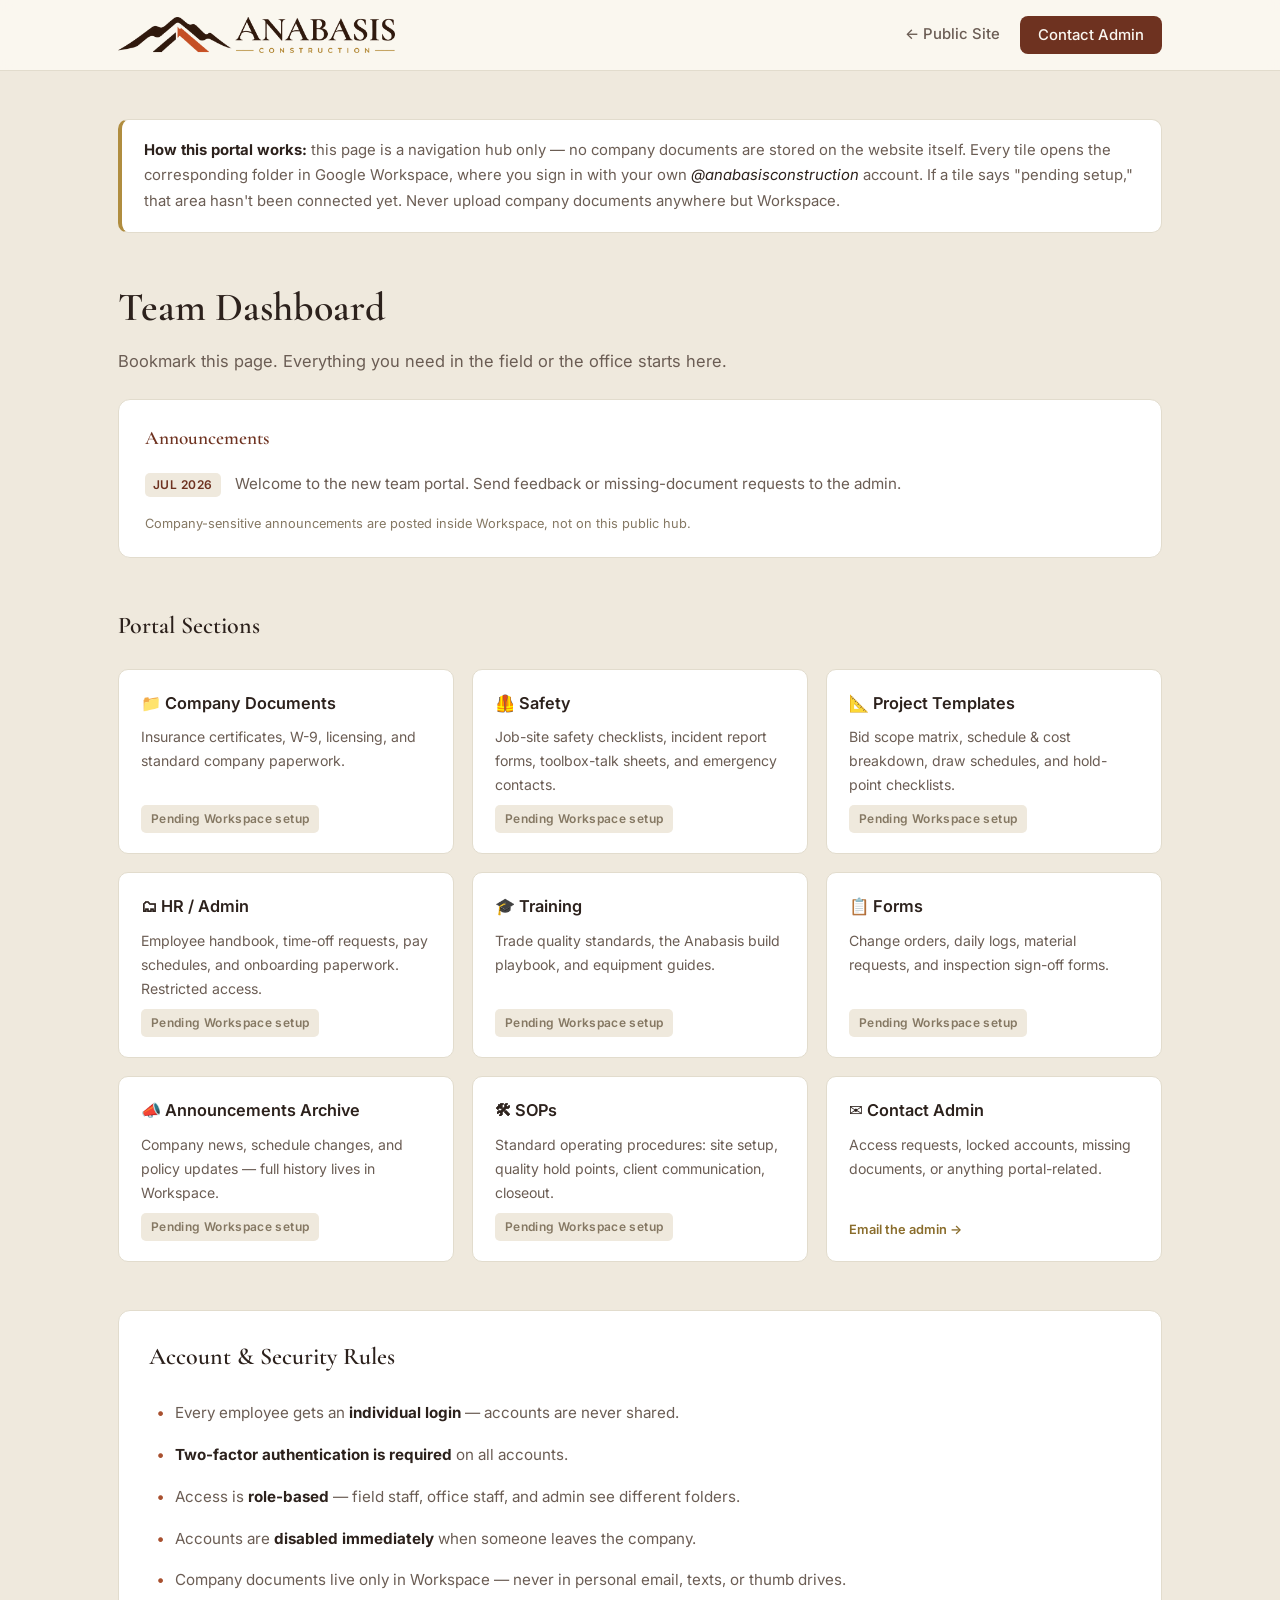
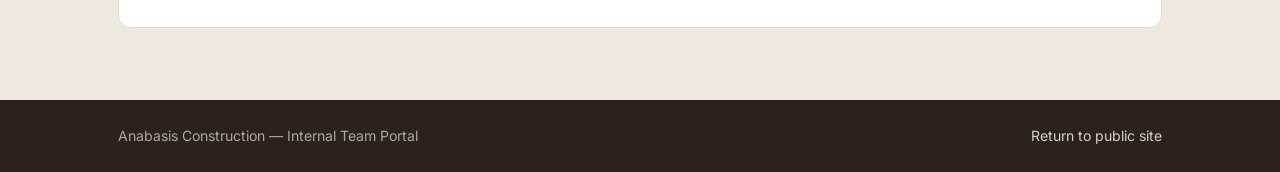
<file: portal.html>
<!DOCTYPE html>
<html lang="en">
<head>
  <meta charset="UTF-8">
  <meta name="viewport" content="width=device-width, initial-scale=1.0">
  <meta name="robots" content="noindex, nofollow">
  <title>Team Portal — Anabasis Construction</title>
  <link rel="preconnect" href="https://fonts.googleapis.com">
  <link rel="preconnect" href="https://fonts.gstatic.com" crossorigin>
  <link href="https://fonts.googleapis.com/css2?family=Cormorant+Garamond:wght@500;600;700&family=Inter:wght@400;500;600&display=swap" rel="stylesheet">
  <link rel="stylesheet" href="styles.css">
  <!-- Favicons / app icons (added 2026-08-20) -->
  <link rel="icon" href="/favicon.ico" sizes="any">
  <link rel="icon" type="image/png" sizes="32x32" href="/images/favicon-32.png">
  <link rel="icon" type="image/png" sizes="16x16" href="/images/favicon-16.png">
  <link rel="apple-touch-icon" sizes="180x180" href="/images/apple-touch-icon.png">
  <meta name="theme-color" content="#6e3220">
</head>
<body class="portal-body">

  <header class="topbar">
    <div class="container topbar-inner">
      <div class="brand">
        <img class="brand-logo" src="/images/logo-horizontal.png" alt="Anabasis Construction" width="923" height="120">
      </div>
      <nav class="nav">
        <a href="index.html">← Public Site</a>
        <a href="mailto:info@anabasisconstruction.com" class="nav-cta">Contact Admin</a>
      </nav>
    </div>
  </header>

  <main class="portal-main">
    <div class="container">

      <div class="portal-notice">
        <strong>How this portal works:</strong> this page is a navigation hub only — no company
        documents are stored on the website itself. Every tile opens the corresponding folder in
        Google Workspace, where you sign in with your own <em>@anabasisconstruction</em> account.
        If a tile says "pending setup," that area hasn't been connected yet.
        Never upload company documents anywhere but Workspace.
      </div>

      <section class="portal-section">
        <h1 class="portal-title">Team Dashboard</h1>
        <p class="portal-lead">Bookmark this page. Everything you need in the field or the office starts here.</p>

        <div class="portal-announce">
          <h2>Announcements</h2>
          <ul>
            <li><span class="announce-date">Jul 2026</span> Welcome to the new team portal. Send feedback or missing-document requests to the admin.</li>
          </ul>
          <p class="portal-fineprint">Company-sensitive announcements are posted inside Workspace, not on this public hub.</p>
        </div>
      </section>

      <section class="portal-section">
        <h2 class="portal-h2">Portal Sections</h2>
        <div class="portal-grid">

          <div class="portal-tile">
            <h3>📁 Company Documents</h3>
            <p>Insurance certificates, W-9, licensing, and standard company paperwork.</p>
            <span class="tile-pending">Pending Workspace setup</span>
          </div>

          <div class="portal-tile">
            <h3>🦺 Safety</h3>
            <p>Job-site safety checklists, incident report forms, toolbox-talk sheets, and emergency contacts.</p>
            <span class="tile-pending">Pending Workspace setup</span>
          </div>

          <div class="portal-tile">
            <h3>📐 Project Templates</h3>
            <p>Bid scope matrix, schedule &amp; cost breakdown, draw schedules, and hold-point checklists.</p>
            <span class="tile-pending">Pending Workspace setup</span>
          </div>

          <div class="portal-tile">
            <h3>🗂 HR / Admin</h3>
            <p>Employee handbook, time-off requests, pay schedules, and onboarding paperwork. Restricted access.</p>
            <span class="tile-pending">Pending Workspace setup</span>
          </div>

          <div class="portal-tile">
            <h3>🎓 Training</h3>
            <p>Trade quality standards, the Anabasis build playbook, and equipment guides.</p>
            <span class="tile-pending">Pending Workspace setup</span>
          </div>

          <div class="portal-tile">
            <h3>📋 Forms</h3>
            <p>Change orders, daily logs, material requests, and inspection sign-off forms.</p>
            <span class="tile-pending">Pending Workspace setup</span>
          </div>

          <div class="portal-tile">
            <h3>📣 Announcements Archive</h3>
            <p>Company news, schedule changes, and policy updates — full history lives in Workspace.</p>
            <span class="tile-pending">Pending Workspace setup</span>
          </div>

          <div class="portal-tile">
            <h3>🛠 SOPs</h3>
            <p>Standard operating procedures: site setup, quality hold points, client communication, closeout.</p>
            <span class="tile-pending">Pending Workspace setup</span>
          </div>

          <a class="portal-tile portal-tile-link" href="mailto:info@anabasisconstruction.com?subject=Portal%20Access%20Request">
            <h3>✉️ Contact Admin</h3>
            <p>Access requests, locked accounts, missing documents, or anything portal-related.</p>
            <span class="tile-go">Email the admin →</span>
          </a>

        </div>
      </section>

      <section class="portal-section portal-security">
        <h2 class="portal-h2">Account &amp; Security Rules</h2>
        <ul>
          <li>Every employee gets an <strong>individual login</strong> — accounts are never shared.</li>
          <li><strong>Two-factor authentication is required</strong> on all accounts.</li>
          <li>Access is <strong>role-based</strong> — field staff, office staff, and admin see different folders.</li>
          <li>Accounts are <strong>disabled immediately</strong> when someone leaves the company.</li>
          <li>Company documents live only in Workspace — never in personal email, texts, or thumb drives.</li>
        </ul>
      </section>

    </div>
  </main>

  <footer class="footer">
    <div class="container footer-inner">
      <span>Anabasis Construction — Internal Team Portal</span>
      <a href="index.html">Return to public site</a>
    </div>
  </footer>

</body>
</html>
</file>
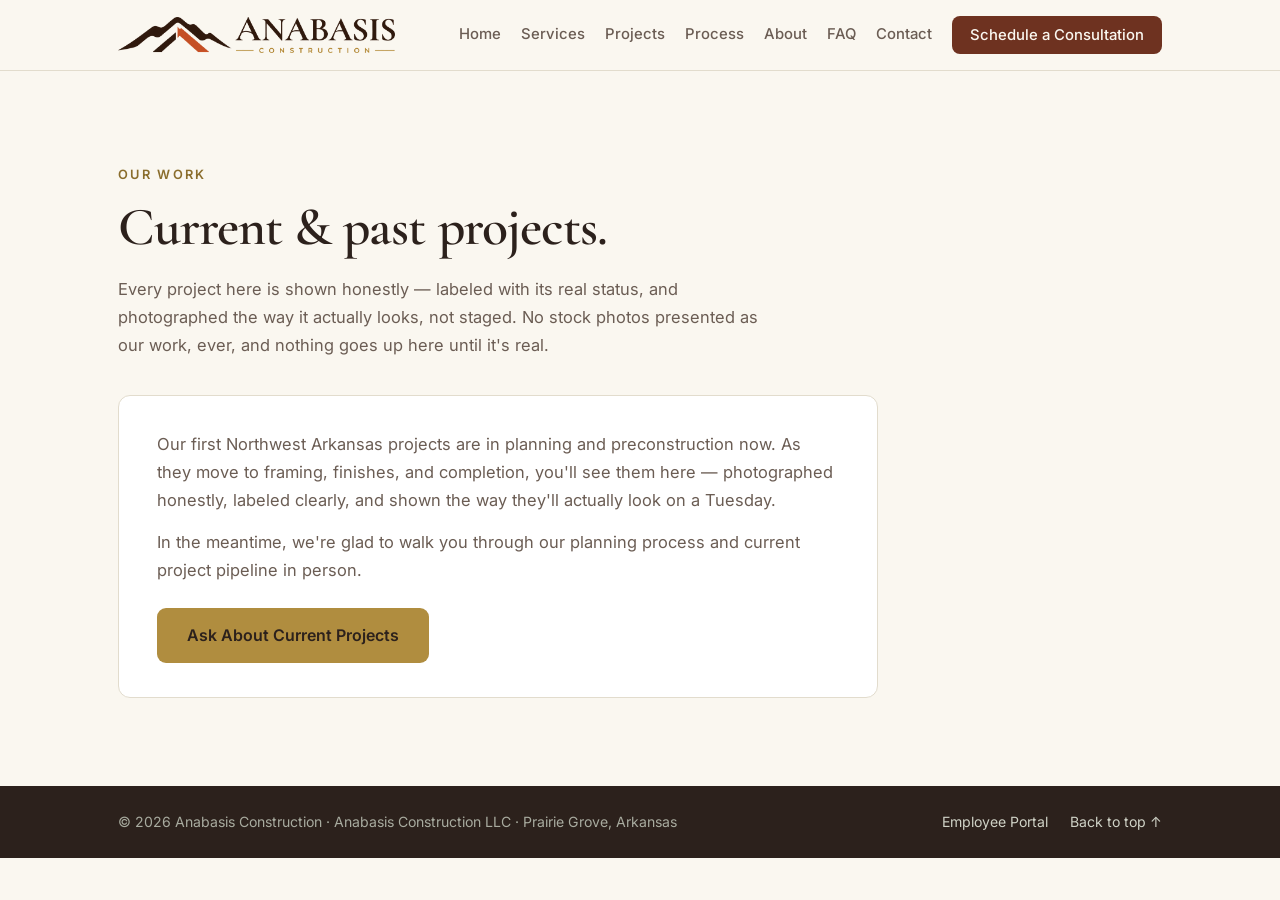
<file: projects.html>
<!DOCTYPE html>
<html lang="en">
<head>
  <meta charset="UTF-8">
  <meta name="viewport" content="width=device-width, initial-scale=1.0">
  <title>Current &amp; Past Projects | Anabasis Construction</title>
  <meta name="description" content="See what Anabasis Construction is building right now in Northwest Arkansas, and completed projects as they're finished — photographed honestly, labeled clearly.">
  <link rel="canonical" href="https://anabasisconstruction.com/projects.html">

  <!-- Open Graph -->
  <meta property="og:type" content="website">
  <meta property="og:title" content="Current & Past Projects — Anabasis Construction">
  <meta property="og:description" content="What we're building right now in Northwest Arkansas, and completed work as it's finished.">
  <meta property="og:url" content="https://anabasisconstruction.com/projects.html">
  <meta property="og:locale" content="en_US">

  <link rel="preconnect" href="https://fonts.googleapis.com">
  <link rel="preconnect" href="https://fonts.gstatic.com" crossorigin>
  <link href="https://fonts.googleapis.com/css2?family=Cormorant+Garamond:wght@500;600;700&family=Inter:wght@400;500;600&display=swap" rel="stylesheet">
  <link rel="stylesheet" href="styles.css">
  <!-- Favicons / app icons (added 2026-08-20) -->
  <link rel="icon" href="/favicon.ico" sizes="any">
  <link rel="icon" type="image/png" sizes="32x32" href="/images/favicon-32.png">
  <link rel="icon" type="image/png" sizes="16x16" href="/images/favicon-16.png">
  <link rel="apple-touch-icon" sizes="180x180" href="/images/apple-touch-icon.png">
  <meta name="theme-color" content="#6e3220">
</head>
<body id="top">

  <a class="skip-link" href="#main">Skip to main content</a>

  <header class="topbar">
    <div class="container topbar-inner">
      <a class="brand" href="index.html" aria-label="Anabasis Construction — home">
        <img class="brand-logo" src="/images/logo-horizontal.png" alt="Anabasis Construction" width="923" height="120">
      </a>
      <button class="nav-toggle" aria-expanded="false" aria-controls="site-nav" aria-label="Open menu">
        <span aria-hidden="true">☰</span>
      </button>
      <nav id="site-nav" class="nav" aria-label="Main navigation">
        <a href="index.html">Home</a>
        <a href="index.html#services">Services</a>
        <a href="projects.html" aria-current="page">Projects</a>
        <a href="index.html#process">Process</a>
        <a href="index.html#about">About</a>
        <a href="index.html#faq">FAQ</a>
        <a href="index.html#contact">Contact</a>
        <a href="index.html#contact" class="nav-cta">Schedule a Consultation</a>
      </nav>
    </div>
  </header>

  <main id="main">

    <!-- ============ PAGE HEADER ============ -->
    <section class="section" aria-labelledby="projects-heading">
      <div class="container">
        <div class="section-heading">
          <span class="eyebrow">Our Work</span>
          <h2 id="projects-heading">Current &amp; past projects.</h2>
          <p class="section-lead">
            Every project here is shown honestly — labeled with its real status, and
            photographed the way it actually looks, not staged. No stock photos presented
            as our work, ever, and nothing goes up here until it's real.
          </p>
        </div>

        <div class="projects-status">
          <p>
            Our first Northwest Arkansas projects are in planning and preconstruction now.
            As they move to framing, finishes, and completion, you'll see them here —
            photographed honestly, labeled clearly, and shown the way they'll actually
            look on a Tuesday.
          </p>
          <p>
            In the meantime, we're glad to walk you through our planning process and
            current project pipeline in person.
          </p>
          <a href="index.html#contact" class="btn btn-primary">Ask About Current Projects</a>
        </div>

        <!--
        PROJECT CARD TEMPLATE — copy inside the .gallery grid below when real projects exist.
        Every card must carry an accurate status label: Completed / In Progress / Rendering / Inspiration / Sample.
        [Add project photo] [Confirm project details]

        <div class="gallery">
          <article class="project-card">
            <img src="project1.jpg" alt="DESCRIBE THE ACTUAL PHOTO" loading="lazy" width="800" height="600">
            <div class="project-meta">
              <span class="project-status">In Progress</span>
              <h3>Project Name</h3>
              <p class="project-loc">City, AR · Project type</p>
              <p>Short honest description of scope and status.</p>
            </div>
          </article>
        </div>
        -->
      </div>
    </section>

  </main>

  <!-- ============ FOOTER ============ -->
  <footer class="footer">
    <div class="container footer-inner">
      <span>&copy; 2026 Anabasis Construction · Anabasis Construction LLC · Prairie Grove, Arkansas</span>
      <span class="footer-links">
        <a href="portal.html">Employee Portal</a>
        <a href="#top">Back to top ↑</a>
      </span>
    </div>
  </footer>

  <script>
    // Mobile nav toggle
    (function () {
      var toggle = document.querySelector('.nav-toggle');
      var nav = document.getElementById('site-nav');
      toggle.addEventListener('click', function () {
        var open = nav.classList.toggle('nav-open');
        toggle.setAttribute('aria-expanded', open ? 'true' : 'false');
        toggle.setAttribute('aria-label', open ? 'Close menu' : 'Open menu');
      });
      nav.addEventListener('click', function (e) {
        if (e.target.tagName === 'A') {
          nav.classList.remove('nav-open');
          toggle.setAttribute('aria-expanded', 'false');
        }
      });
    })();
  </script>

</body>
</html>
</file>
<file: styles.css>
/* Anabasis Construction — site styles
   Palette: terracotta & clay · warm stone · deep umber slate · brass accents */
:root {
  --terracotta: #a8502f;
  --terracotta-deep: #6e3220;
  --terracotta-night: #4a2015;
  --cream: #faf7f0;
  --stone: #efe9dd;
  --taupe: #b9ad99;
  --slate: #2c211c;
  --slate-soft: #6b5d54;
  --brass: #b08d3f;
  --brass-light: #c9a755;
  --brass-text: #8a6d2c;   /* darker brass for small text — WCAG AA on cream/white */
  --taupe-text: #857863;   /* darker taupe for small labels — WCAG AA on white */
  --line: #e2dccd;
  --radius: 12px;
}

/* Accessibility base */
.skip-link {
  position: absolute; left: -9999px; top: 0; z-index: 100;
  background: var(--terracotta-deep); color: var(--cream);
  padding: 10px 18px; border-radius: 0 0 8px 0; text-decoration: none; font-weight: 600;
}
.skip-link:focus { left: 0; }
:focus-visible { outline: 3px solid var(--brass); outline-offset: 2px; }
@media (prefers-reduced-motion: reduce) {
  html { scroll-behavior: auto; }
  *, *::before, *::after { transition: none !important; animation: none !important; }
}

* { margin: 0; padding: 0; box-sizing: border-box; }

html { scroll-behavior: smooth; }

body {
  font-family: "Inter", "Segoe UI", system-ui, sans-serif;
  color: var(--slate);
  background: var(--cream);
  line-height: 1.7;
  font-size: 16.5px;
}

h1, h2, h3 { font-family: "Cormorant Garamond", Georgia, serif; }

.container { max-width: 1100px; margin: 0 auto; padding: 0 28px; }

/* ---------- Top bar ---------- */
.topbar {
  position: sticky; top: 0; z-index: 50;
  background: rgba(250, 247, 240, .96);
  backdrop-filter: blur(6px);
  border-bottom: 1px solid var(--line);
}
.topbar-inner {
  display: flex; align-items: center; justify-content: space-between;
  padding-top: 16px; padding-bottom: 16px;
}
.brand { display: flex; align-items: center; gap: 12px; text-decoration: none; }
.brand-mark {
  font-family: "Cormorant Garamond", Georgia, serif;
  background: var(--terracotta-deep); color: var(--cream);
  font-weight: 600; letter-spacing: .5px;
  padding: 6px 11px; border-radius: 8px; font-size: 1rem;
}
.brand-name {
  font-family: "Cormorant Garamond", Georgia, serif;
  color: var(--slate); font-weight: 700; font-size: 1.35rem; letter-spacing: .01em;
}
.brand-sub { color: var(--slate-soft); font-weight: 500; font-size: .82em; letter-spacing: .08em; text-transform: uppercase; }
.nav { display: flex; gap: 24px; align-items: center; }
.nav a {
  color: var(--slate-soft); text-decoration: none; font-size: .93rem; font-weight: 500;
  transition: color .15s;
}
.nav a:hover { color: var(--terracotta-deep); }
.nav-cta {
  background: var(--terracotta-deep); color: var(--cream) !important;
  padding: 9px 18px; border-radius: 8px; font-weight: 600;
}
.nav-cta:hover { background: var(--terracotta); }

/* ---------- Hero ---------- */
.hero {
  background:
    radial-gradient(1100px 500px at 85% -10%, rgba(176,141,63,.14), transparent 60%),
    linear-gradient(165deg, var(--terracotta-night) 0%, var(--terracotta-deep) 55%, #5c2c1e 100%);
  color: var(--cream);
}
.hero-inner { padding: 68px 0 76px; }
.hero-kicker {
  font-size: .82rem; letter-spacing: .18em; text-transform: uppercase;
  color: var(--brass-light); font-weight: 600; margin-bottom: 22px;
}
.hero h1 {
  font-size: clamp(2.6rem, 7vw, 5.4rem);
  line-height: 1.04; font-weight: 600; max-width: 980px;
  letter-spacing: -0.022em;
  text-wrap: balance;
}
.hero h1 em { font-style: italic; color: var(--brass-light); }
.hero-sub {
  margin-top: 28px; font-size: 1.18rem; color: #ddd8c9;
  max-width: 640px; font-weight: 400;
}
.hero-actions { margin-top: 36px; display: flex; gap: 16px; flex-wrap: wrap; }
.btn {
  display: inline-block; text-decoration: none; font-weight: 600;
  padding: 14px 30px; border-radius: 9px; font-size: 1rem;
  transition: transform .12s, background .15s, border-color .15s;
}
.btn:hover { transform: translateY(-1px); }
.btn-primary { background: var(--brass); color: var(--slate); }
.btn-primary:hover { background: var(--brass-light); }
.btn-ghost { border: 1px solid rgba(250,247,240,.4); color: var(--cream); }
.btn-ghost:hover { border-color: var(--brass-light); color: #fff; }
.btn-brass { background: var(--brass); color: var(--slate); }
.btn-brass:hover { background: var(--brass-light); }

.hero-band { background: rgba(0,0,0,.18); border-top: 1px solid rgba(250,247,240,.12); }
.hero-band-inner {
  display: grid; grid-template-columns: repeat(auto-fit, minmax(180px, 1fr));
  gap: 24px; padding-top: 26px; padding-bottom: 26px;
}
.hero-band-inner div {
  display: flex; flex-direction: column; gap: 4px;
  padding-left: 18px; border-left: 2px solid var(--brass);
}
.hero-band-inner strong {
  font-family: "Cormorant Garamond", Georgia, serif;
  font-size: clamp(1.15rem, 1.9vw, 1.5rem);
  color: var(--cream); font-weight: 600; line-height: 1.15;
  letter-spacing: -0.01em;
}
.hero-band-inner span {
  font-size: .78rem; color: #c3b9a2;
  text-transform: uppercase; letter-spacing: .09em; font-weight: 500;
}

/* ---------- Sections ---------- */
.section { padding: 88px 0; }
.section-stone { background: var(--stone); }
.section-heading { max-width: 720px; }
.eyebrow {
  display: inline-block; font-size: .8rem; letter-spacing: .18em;
  text-transform: uppercase; font-weight: 600; color: var(--brass-text);
  margin-bottom: 12px;
}
.eyebrow-light { color: var(--brass-light); }
.section h2 {
  font-size: clamp(2.1rem, 4.6vw, 3.35rem);
  font-weight: 600; color: var(--slate); line-height: 1.1;
  letter-spacing: -0.018em;
}
.section-lead { color: var(--slate-soft); max-width: 640px; margin-top: 18px; }

/* ---------- About ---------- */
.about-grid {
  display: grid; grid-template-columns: 3fr 2fr; gap: 52px; margin-top: 40px;
}
.about-grid > * { min-width: 0; }   /* same fix as .contact-layout, same root cause */
.about-copy p { color: var(--slate-soft); }
.about-copy p + p { margin-top: 18px; }
.about-copy p:first-child { color: var(--slate); font-size: 1.08rem; }
.about-side { display: flex; flex-direction: column; gap: 16px; }
.fact {
  background: #fff; border: 1px solid var(--line);
  border-left: 4px solid var(--terracotta);
  border-radius: 10px; padding: 16px 20px; font-weight: 600; color: var(--slate);
}
.fact-label {
  display: block; font-size: .75rem; text-transform: uppercase;
  letter-spacing: .1em; color: var(--taupe-text); font-weight: 600;
}

/* ---------- Service cards ---------- */
.cards {
  display: grid; grid-template-columns: repeat(auto-fit, minmax(250px, 1fr));
  gap: 24px; margin-top: 44px;
}
.card {
  background: #fff; border: 1px solid var(--line);
  border-radius: var(--radius); padding: 30px 28px;
  box-shadow: 0 2px 10px rgba(43,47,42,.05);
}
.card-num {
  font-family: "Cormorant Garamond", Georgia, serif;
  font-size: 1.1rem; font-weight: 700; color: var(--brass-text);
  letter-spacing: .06em;
}
.card h3 { color: var(--slate); font-size: 1.35rem; font-weight: 600; margin: 8px 0 10px; }
.card p { color: var(--slate-soft); font-size: .96rem; }

/* ---------- Why pillars ---------- */
.pillars {
  display: grid; grid-template-columns: repeat(auto-fit, minmax(280px, 1fr));
  gap: 36px 48px; margin-top: 44px;
}
.pillar { border-top: 3px solid var(--terracotta); padding-top: 20px; }
.pillar h3 { font-size: 1.4rem; font-weight: 600; color: var(--slate); margin-bottom: 8px; }
.pillar p { color: var(--slate-soft); font-size: .97rem; }

/* ---------- Gallery ---------- */
.gallery {
  display: grid; grid-template-columns: repeat(auto-fit, minmax(250px, 1fr));
  gap: 22px; margin-top: 40px;
}
.gallery-tile {
  aspect-ratio: 4 / 3; border-radius: var(--radius);
  background:
    linear-gradient(150deg, #e7e0d1 0%, #ddd4c1 45%, #d3c9b3 100%);
  border: 1px solid var(--line);
  display: flex; align-items: center; justify-content: center;
  position: relative; overflow: hidden;
}
.gallery-tile::after {
  content: ""; position: absolute; inset: 12px;
  border: 1px dashed var(--taupe); border-radius: 8px;
}
.gallery-tile span {
  font-family: "Cormorant Garamond", Georgia, serif;
  color: #6f6450; font-weight: 600; letter-spacing: .12em;
  text-transform: uppercase; font-size: .95rem;
}

/* ---------- Promise ---------- */
.section-terracotta {
  background:
    radial-gradient(900px 400px at 15% 110%, rgba(176,141,63,.15), transparent 60%),
    linear-gradient(160deg, var(--terracotta-deep) 0%, var(--terracotta-night) 100%);
  color: var(--cream);
}
.section-terracotta h2 { color: var(--cream); }
.promise-list {
  list-style: none; margin-top: 40px; max-width: 780px;
  display: flex; flex-direction: column; gap: 20px;
}
.promise-list li {
  padding: 20px 24px 20px 56px; position: relative;
  background: rgba(250,247,240,.06);
  border: 1px solid rgba(250,247,240,.14);
  border-radius: 10px; color: #ddd8c9; font-size: .99rem;
}
.promise-list li::before {
  content: "✓"; position: absolute; left: 22px; top: 18px;
  color: var(--brass-light); font-weight: 700; font-size: 1.15rem;
}
.promise-list strong { color: var(--cream); }
.promise-cta { margin-top: 36px; }

/* ---------- Contact ---------- */
.section-contact { background: var(--cream); }
.contact-grid {
  display: grid; grid-template-columns: repeat(auto-fit, minmax(230px, 1fr));
  gap: 22px; margin-top: 40px;
}
.contact-item {
  display: block; background: #fff;
  border: 1px solid var(--line); border-top: 4px solid var(--brass);
  border-radius: var(--radius); padding: 24px 26px;
  color: var(--slate); text-decoration: none; font-weight: 600; font-size: 1.1rem;
  box-shadow: 0 2px 10px rgba(43,47,42,.05);
  transition: transform .12s, border-color .15s;
}
a.contact-item:hover { transform: translateY(-2px); border-top-color: var(--terracotta); }
.contact-label {
  display: block; font-size: .75rem; text-transform: uppercase;
  letter-spacing: .1em; color: var(--brass-text); margin-bottom: 8px; font-weight: 600;
}

/* ---------- Footer ---------- */
.footer { background: var(--slate); color: #a8ab9f; font-size: .88rem; }
.footer-inner {
  display: flex; justify-content: space-between; align-items: center;
  padding-top: 24px; padding-bottom: 24px; flex-wrap: wrap; gap: 10px;
}
.footer a { color: #cfd2c6; text-decoration: none; }
.footer a:hover { color: #fff; }
.footer-links { display: flex; gap: 22px; }

/* ---------- Team Portal ---------- */
.portal-body { background: var(--stone); }
.portal-main { padding: 48px 0 72px; }
.portal-notice {
  background: #fff; border: 1px solid var(--line); border-left: 4px solid var(--brass);
  border-radius: 10px; padding: 18px 22px; font-size: .93rem; color: var(--slate-soft);
  margin-bottom: 40px;
}
.portal-notice strong, .portal-notice em { color: var(--slate); }
.portal-title {
  font-size: clamp(1.9rem, 3.5vw, 2.5rem); font-weight: 600; color: var(--slate);
}
.portal-lead { color: var(--slate-soft); margin-top: 6px; }
.portal-section + .portal-section { margin-top: 48px; }
.portal-h2 {
  font-size: 1.5rem; font-weight: 600; color: var(--slate); margin-bottom: 6px;
}
.portal-announce {
  background: #fff; border: 1px solid var(--line); border-radius: var(--radius);
  padding: 22px 26px; margin-top: 24px;
}
.portal-announce h2 {
  font-size: 1.2rem; font-weight: 600; color: var(--terracotta-deep); margin-bottom: 10px;
}
.portal-announce ul { list-style: none; }
.portal-announce li { padding: 6px 0; color: var(--slate-soft); font-size: .95rem; }
.announce-date {
  display: inline-block; background: var(--stone); color: var(--terracotta-deep);
  font-size: .75rem; font-weight: 600; padding: 2px 8px; border-radius: 5px;
  margin-right: 10px; text-transform: uppercase; letter-spacing: .04em;
}
.portal-fineprint { font-size: .8rem; color: var(--taupe-text); margin-top: 10px; }
.portal-grid {
  display: grid; grid-template-columns: repeat(auto-fill, minmax(270px, 1fr));
  gap: 18px; margin-top: 22px;
}
.portal-tile {
  background: #fff; border: 1px solid var(--line); border-radius: 10px;
  padding: 20px 22px; display: flex; flex-direction: column; gap: 8px;
  text-decoration: none;
}
.portal-tile h3 {
  font-family: "Inter", system-ui, sans-serif;
  font-size: 1.02rem; font-weight: 600; color: var(--slate);
}
.portal-tile p { color: var(--slate-soft); font-size: .88rem; flex: 1; }
.tile-pending {
  align-self: flex-start; font-size: .75rem; font-weight: 600;
  color: var(--taupe-text); background: var(--stone);
  padding: 4px 10px; border-radius: 5px; letter-spacing: .03em;
}
.tile-go {
  align-self: flex-start; font-size: .8rem; font-weight: 600; color: var(--brass-text);
}
.portal-tile-link { transition: transform .12s, border-color .15s; }
.portal-tile-link:hover { transform: translateY(-2px); border-color: var(--brass); }
.portal-security {
  background: #fff; border: 1px solid var(--line); border-radius: var(--radius);
  padding: 26px 30px;
}
.portal-security ul { list-style: none; margin-top: 14px; }
.portal-security li {
  padding: 8px 0 8px 26px; position: relative; color: var(--slate-soft); font-size: .95rem;
}
.portal-security li::before {
  content: "•"; position: absolute; left: 8px; color: var(--terracotta); font-weight: 700;
}
.portal-security strong { color: var(--slate); }

/* ---------- Nav toggle (mobile) ---------- */
.nav-toggle {
  display: none; background: none; border: 1px solid var(--line);
  border-radius: 8px; font-size: 1.3rem; color: var(--slate);
  padding: 8px 14px; cursor: pointer; min-width: 48px; min-height: 44px;
}

/* ---------- Service card CTA ---------- */
.card-cta {
  display: inline-block; margin-top: 14px; font-size: .92rem; font-weight: 600;
  color: var(--brass-text); text-decoration: none;
}
.card-cta:hover { color: var(--terracotta-deep); }

/* ---------- Owner section ---------- */
.owner-grid {
  display: grid; grid-template-columns: 1fr 2fr; gap: 48px; margin-top: 40px;
  align-items: start;
}
.owner-grid > * { min-width: 0; }   /* same fix as .contact-layout, same root cause */
.owner-photo {
  aspect-ratio: 4 / 5; border-radius: var(--radius);
  background: linear-gradient(150deg, #e7e0d1 0%, #d3c9b3 100%);
  border: 1px dashed var(--taupe);
  display: flex; align-items: center; justify-content: center; text-align: center;
}
.owner-photo span {
  font-family: "Cormorant Garamond", Georgia, serif;
  color: #6f6450; font-weight: 600; letter-spacing: .08em;
  text-transform: uppercase; font-size: .9rem; line-height: 1.8;
}
.owner-quote {
  font-family: "Cormorant Garamond", Georgia, serif;
  font-size: 1.5rem; font-style: italic; color: var(--terracotta-deep);
  line-height: 1.45; margin-bottom: 20px;
}
.owner-copy p { color: var(--slate-soft); }
.owner-copy p + p { margin-top: 14px; }
.owner-sig { font-weight: 600; color: var(--slate) !important; margin-top: 18px; }

/* ---------- Projects status panel ---------- */
.projects-status {
  background: #fff; border: 1px solid var(--line); border-radius: var(--radius);
  padding: 34px 38px; margin-top: 36px; max-width: 760px;
}
.projects-status p { color: var(--slate-soft); }
.projects-status p + p { margin-top: 14px; }
.projects-status .btn { margin-top: 24px; }
.project-card {
  background: #fff; border: 1px solid var(--line); border-radius: var(--radius);
  overflow: hidden;
}
.project-card img { width: 100%; height: auto; display: block; }
.project-meta { padding: 18px 20px; }
.project-status {
  display: inline-block; font-size: .74rem; font-weight: 600; letter-spacing: .06em;
  text-transform: uppercase; color: var(--terracotta-deep); background: var(--stone);
  padding: 3px 10px; border-radius: 5px; margin-bottom: 8px;
}
.project-loc { font-size: .85rem; color: var(--taupe-text); }

/* ---------- Process ---------- */
.process-list {
  list-style: none; margin-top: 44px; max-width: 780px;
  display: flex; flex-direction: column; gap: 26px;
}
.process-list li {
  background: #fff; border: 1px solid var(--line); border-radius: var(--radius);
  padding: 24px 28px;
}
.process-list h3 {
  display: flex; align-items: center; gap: 14px;
  font-size: 1.3rem; font-weight: 600; color: var(--slate); margin-bottom: 8px;
}
.step-num {
  font-family: "Inter", system-ui, sans-serif;
  flex: 0 0 auto; width: 34px; height: 34px; border-radius: 50%;
  background: var(--terracotta-deep); color: var(--cream);
  display: flex; align-items: center; justify-content: center;
  font-size: .95rem; font-weight: 600;
}
.process-list p { color: var(--slate-soft); font-size: .96rem; }
.process-cta { margin-top: 36px; }

/* ---------- Testimonials (future) ---------- */
.testimonial {
  background: #fff; border: 1px solid var(--line); border-radius: var(--radius);
  padding: 26px 28px; font-style: italic; color: var(--slate-soft);
}
.testimonial footer { margin-top: 14px; font-style: normal; font-weight: 600; color: var(--slate); }

/* ---------- Service area ---------- */
.area-copy { max-width: 760px; font-size: 1.05rem; }
.area-copy strong { color: var(--slate); }

/* ---------- FAQ ---------- */
.faq-list { margin-top: 36px; max-width: 780px; display: flex; flex-direction: column; gap: 12px; }
.faq-list details {
  background: #fff; border: 1px solid var(--line); border-radius: 10px;
  padding: 0 22px;
}
.faq-list summary {
  cursor: pointer; font-weight: 600; color: var(--slate); font-size: 1.02rem;
  padding: 18px 0; list-style: none; position: relative; padding-right: 34px;
  min-height: 44px; display: flex; align-items: center;
}
.faq-list summary::-webkit-details-marker { display: none; }
.faq-list summary::after {
  content: "+"; position: absolute; right: 4px;
  font-size: 1.4rem; color: var(--brass-text); font-weight: 500;
}
.faq-list details[open] summary::after { content: "−"; }
.faq-list details p { color: var(--slate-soft); font-size: .96rem; padding: 0 0 20px; }

/* ---------- Contact form ---------- */
.contact-layout {
  display: grid; grid-template-columns: 3fr 2fr; gap: 40px; margin-top: 40px;
  align-items: start;
}
/* Grid items default to min-width:auto, so a long unbroken string (the email
   address) refused to shrink below its own intrinsic width and blew the 2fr
   track past the container - the whole PAGE gained horizontal scroll between
   860-980px, where the layout is still 2-column but narrow. min-width:0 lets
   the track actually respect the fr sizing; break-word is the fallback so the
   email itself wraps rather than overflowing its card. */
.contact-layout > * { min-width: 0; }
/* break-word does NOT change grid's min-content intrinsic sizing in Chromium -
   only overflow-wrap:anywhere does. That's why the email address alone kept
   forcing the track wide even after min-width:0. */
.contact-item { overflow-wrap: anywhere; }
.contact-form {
  background: #fff; border: 1px solid var(--line); border-radius: var(--radius);
  padding: 30px 32px; box-shadow: 0 2px 10px rgba(43,47,42,.05);
}
.form-row { display: grid; grid-template-columns: 1fr 1fr; gap: 18px; }
.form-field { margin-bottom: 18px; display: flex; flex-direction: column; }
.form-field label {
  font-size: .85rem; font-weight: 600; color: var(--slate); margin-bottom: 6px;
}
.req { color: #a33d2e; }
.form-field input, .form-field select, .form-field textarea {
  font-family: inherit; font-size: 1rem; color: var(--slate);
  background: var(--cream); border: 1px solid var(--line); border-radius: 8px;
  padding: 12px 14px; min-height: 46px;
}
.form-field textarea { resize: vertical; min-height: 110px; }
.form-field input:focus, .form-field select:focus, .form-field textarea:focus {
  outline: 3px solid var(--brass); outline-offset: 1px; border-color: var(--brass);
}
.form-note { font-size: .82rem; color: var(--taupe-text); margin: 4px 0 18px; }
.contact-form .btn { border: none; cursor: pointer; font-family: inherit; width: 100%; }
.form-status { margin-top: 14px; font-size: .92rem; min-height: 1.4em; }
.form-success { color: var(--terracotta-deep); font-weight: 600; }
.form-error { color: #a33d2e; font-weight: 600; }
.contact-side { display: flex; flex-direction: column; gap: 18px; }

/* ---------- Responsive ---------- */
/* Nav collapses at 980px, not 860px: with the real logo lockup in the header the
   desktop nav stops fitting around 950px, which left a band where the bar
   overflowed horizontally and no hamburger had appeared yet. */
@media (max-width: 980px) {
  .nav-toggle { display: inline-flex; }
  .nav {
    display: none;
    position: absolute; left: 0; right: 0; top: 100%;
    background: var(--cream); border-bottom: 1px solid var(--line);
    flex-direction: column; align-items: stretch; gap: 0;
    padding: 8px 0 14px; box-shadow: 0 10px 24px rgba(43,47,42,.12);
  }
  .nav.nav-open { display: flex; }
  .nav a {
    padding: 13px 28px; font-size: 1rem; min-height: 44px;
    display: flex; align-items: center;
  }
  .nav-cta { margin: 8px 24px 0; justify-content: center; border-radius: 8px; white-space: normal; }
  .topbar-inner { position: relative; }
}
@media (max-width: 860px) {
  .about-grid, .owner-grid, .contact-layout { grid-template-columns: 1fr; gap: 32px; }
  .form-row { grid-template-columns: 1fr; }
  .hero-inner { padding: 72px 0 56px; }
  .section { padding: 64px 0; }
}

/* ---------- Scroll reveal (added 2026-08-19) ----------
   Agency-style entrance motion. Sections rise and fade as they enter the
   viewport. Opt-in via [data-reveal]; JS adds .is-visible. If JS never runs
   the content stays fully visible, so this can never hide content. */
/* Hiding is scoped to .js-reveal, which is set by an inline script in <head>.
   If JS is disabled or fails to parse, that class is never added and NOTHING is
   ever hidden — the page degrades to plain static content instead of blank. */
.js-reveal [data-reveal] {
  opacity: 0;
  transform: translateY(22px);
  transition: opacity .7s cubic-bezier(.22,.61,.36,1),
              transform .7s cubic-bezier(.22,.61,.36,1);
  will-change: opacity, transform;
}
.js-reveal [data-reveal].is-visible { opacity: 1; transform: none; }
/* Stagger children inside a revealed block */
[data-reveal].is-visible > * { animation: none; }
[data-reveal-delay="1"] { transition-delay: .09s; }
[data-reveal-delay="2"] { transition-delay: .18s; }
[data-reveal-delay="3"] { transition-delay: .27s; }
[data-reveal-delay="4"] { transition-delay: .36s; }

/* The existing prefers-reduced-motion block already kills transitions, but be
   explicit so reduced-motion users are never left with invisible content. */
@media (prefers-reduced-motion: reduce) {
  [data-reveal] { opacity: 1 !important; transform: none !important; }
}

/* ---------- Hero architectural motif (added 2026-08-19) ----------
   Replaces "empty gradient" with structural line-work. Decorative, behind the
   copy, and pointer-transparent so it can never intercept a click. */
.hero { position: relative; overflow: hidden; }
.hero-art {
  position: absolute; inset: 0; z-index: 0;
  color: var(--brass-light);
  opacity: .30;
  pointer-events: none;
}
.hero-art svg { width: 100%; height: 100%; display: block; }
/* Keep hero content above the artwork */
.hero-inner, .hero-band { position: relative; z-index: 1; }

/* Slow "drafting" animation — the line-work draws itself once on load.
   Purely additive: if the animation never runs the lines are still fully
   visible, because the final state is also the default state. */
@keyframes draft-in {
  from { stroke-dashoffset: 1400; opacity: 0; }
  to   { stroke-dashoffset: 0;    opacity: 1; }
}
.hero-art-lines path {
  stroke-dasharray: 1400;
  stroke-dashoffset: 0;           /* default = drawn, so no-JS/no-anim is safe */
  animation: draft-in 2.6s cubic-bezier(.33,.9,.36,1) both;
}
.hero-art-lines path:nth-child(2) { animation-delay: .18s; }
.hero-art-lines path:nth-child(3) { animation-delay: .34s; }
.hero-art-lines path:nth-child(4) { animation-delay: .48s; }
.hero-art-lines path:nth-child(5) { animation-delay: .60s; }
.hero-art-lines path:nth-child(6) { animation-delay: .72s; }
.hero-art-lines path:nth-child(7) { animation-delay: .84s; }
.hero-art-lines path:nth-child(8) { animation-delay: .94s; }
.hero-art-lines path:nth-child(9) { animation-delay: 1.02s; }

@media (prefers-reduced-motion: reduce) {
  .hero-art-lines path { animation: none; stroke-dashoffset: 0; opacity: 1; }
}
@media (max-width: 860px) {
  .hero-art { opacity: .18; }
}

/* ---------- Ozark ridgeline motif (added 2026-08-19) ----------
   Sits between the stone section and the terracotta "promise" section, so the
   near ridge reads as the horizon the dark band rises out of. */
.ridge {
  display: block; line-height: 0;
  background: var(--cream);      /* must match the section directly above (#about = .section) */
  margin-bottom: -1px;           /* kill sub-pixel seam against next section */
}
.ridge svg { width: 100%; height: clamp(120px, 15vw, 220px); display: block; }
@media (max-width: 620px) {
  .ridge svg { height: 96px; }
}

/* ---------- Photo infrastructure ----------
   Ready for real photography. Drop an <img> into .media and it inherits the
   correct ratio, cover-fit, rounded corners and a warm duotone-ish overlay
   that keeps any photo consistent with the brand palette. */
.media {
  position: relative; overflow: hidden;
  border-radius: var(--radius); background: var(--stone);
  aspect-ratio: 4 / 3;
}
.media img {
  width: 100%; height: 100%; object-fit: cover; display: block;
  transition: transform .6s cubic-bezier(.22,.61,.36,1);
}
.media:hover img { transform: scale(1.035); }
.media::after {           /* warm tint so mixed photo sources still feel on-brand */
  content: ""; position: absolute; inset: 0; pointer-events: none;
  background: linear-gradient(180deg, rgba(74,32,21,0) 45%, rgba(74,32,21,.42) 100%);
}
.media-caption {
  position: absolute; left: 16px; right: 16px; bottom: 13px; z-index: 1;
  color: var(--cream); font-size: .86rem; font-weight: 600;
  text-shadow: 0 1px 3px rgba(0,0,0,.45);
}
.media-wide { aspect-ratio: 16 / 9; }
.media-tall { aspect-ratio: 3 / 4; }

/* ---------- Build-sequence reel (added 2026-08-19) ----------
   A looping "mini video" made of SVG + CSS. Each stage shares one keyframe and
   is phase-shifted by --i, so the house assembles in order, holds, then resets.
   Final state of the keyframe is fully visible, so a browser that refuses to
   animate still shows a complete drawing rather than a blank box. */
.buildreel {
  margin: 40px 0 34px;
  background: #fff;
  border: 1px solid var(--line);
  border-radius: var(--radius);
  padding: 18px 18px 14px;
  box-shadow: 0 2px 12px rgba(43,47,42,.06);
  max-width: 720px;
}
.buildreel svg { width: 100%; height: auto; display: block; }
.buildreel-label {
  display: block; margin-top: 10px;
  font-size: .82rem; color: var(--taupe-text);
  letter-spacing: .04em; font-weight: 600;
}

@keyframes build-step {
  0%,   4%  { opacity: 0; transform: translateY(9px); }
  11%, 86%  { opacity: 1; transform: none; }
  95%, 100% { opacity: 0; transform: translateY(-5px); }
}
.buildreel .bs {
  opacity: 1;                               /* safe default if animation never runs */
  transform-box: fill-box;
  transform-origin: center;
  animation: build-step 9s ease-in-out infinite;
  animation-delay: calc(var(--i) * .42s);
}

@media (prefers-reduced-motion: reduce) {
  .buildreel .bs { animation: none; opacity: 1; transform: none; }
}
@media (max-width: 620px) {
  .buildreel { padding: 12px 12px 10px; }
}

/* ---------- Service card icons (added 2026-08-19) ---------- */
.card-icon {
  width: 44px; height: 44px; display: block;
  color: var(--terracotta); margin: 10px 0 4px;
  transition: color .2s, transform .3s cubic-bezier(.22,.61,.36,1);
}
.card:hover .card-icon { color: var(--brass); transform: translateY(-2px); }

/* ---------- Photography (added 2026-08-19) ---------- */
.photo-row {
  display: grid; grid-template-columns: repeat(auto-fit, minmax(220px, 1fr));
  gap: 20px; margin-top: 44px;
}

/* Full-width atmospheric band */
.craftband {
  position: relative; overflow: hidden;
  height: clamp(260px, 34vw, 420px);
  background: var(--slate);
}
.craftband img {
  width: 100%; height: 100%; object-fit: cover; display: block;
  filter: saturate(.92);
}
.craftband::after {           /* warm scrim keeps it on-brand and makes text legible */
  content: ""; position: absolute; inset: 0;
  background: linear-gradient(100deg, rgba(74,32,21,.82) 0%, rgba(110,50,32,.55) 45%, rgba(74,32,21,.15) 100%);
}
.craftband-quote {
  position: absolute; inset: 0; z-index: 1;
  display: flex; align-items: center;
  max-width: 1100px; margin: 0 auto; padding: 0 28px;
}
.craftband-quote p {
  font-family: "Cormorant Garamond", Georgia, serif;
  color: var(--cream);
  font-size: clamp(1.5rem, 3.4vw, 2.6rem);
  line-height: 1.25; font-weight: 600; max-width: 15ch;
  text-shadow: 0 2px 12px rgba(0,0,0,.35);
}
@media (max-width: 620px) {
  .craftband { height: 240px; }
  .craftband-quote p { max-width: 12ch; }
}

/* ---------- Brand logo in header (added 2026-08-20) ----------
   Replaces the old A·C text badge with the real horizontal lockup.
   Intrinsic width/height are on the <img> so the header never shifts
   while the logo loads (avoids layout shift / CLS). */
.brand-logo {
  height: 42px; width: auto; display: block;
}
@media (max-width: 860px) {
  .brand-logo { height: 34px; }
}
@media (max-width: 420px) {
  .brand-logo { height: 29px; }
}

/* ---------- Header fit corrections (2026-08-20) ----------
   The real logo lockup is far wider than the "A-C" badge it replaced, which
   left space-between with zero slack: the logo sat flush against "Home", and
   the CTA wrapped onto two lines (69px tall vs 25px links). Fixes: guarantee a
   gap, trim the logo and nav rhythm, and stop the button wrapping. */
.topbar-inner { gap: 36px; }
.brand { flex: 0 0 auto; }
.brand-logo { height: 36px; }
.nav { gap: 20px; flex-wrap: nowrap; }
.nav-cta { white-space: nowrap; line-height: 1.35; }

/* Tighten once more before the mobile nav takes over at 860px */
@media (max-width: 1080px) {
  .topbar-inner { gap: 24px; }
  .brand-logo { height: 32px; }
  .nav { gap: 15px; }
  .nav a { font-size: .88rem; }
  .nav-cta { padding: 8px 14px; }
}
/* Mobile nav is a stacked dropdown, so the desktop constraints must not leak in */
@media (max-width: 980px) {
  .topbar-inner { gap: 16px; }
  .nav { flex-wrap: wrap; gap: 0; }
  .nav-cta { white-space: normal; }
}
</file>
